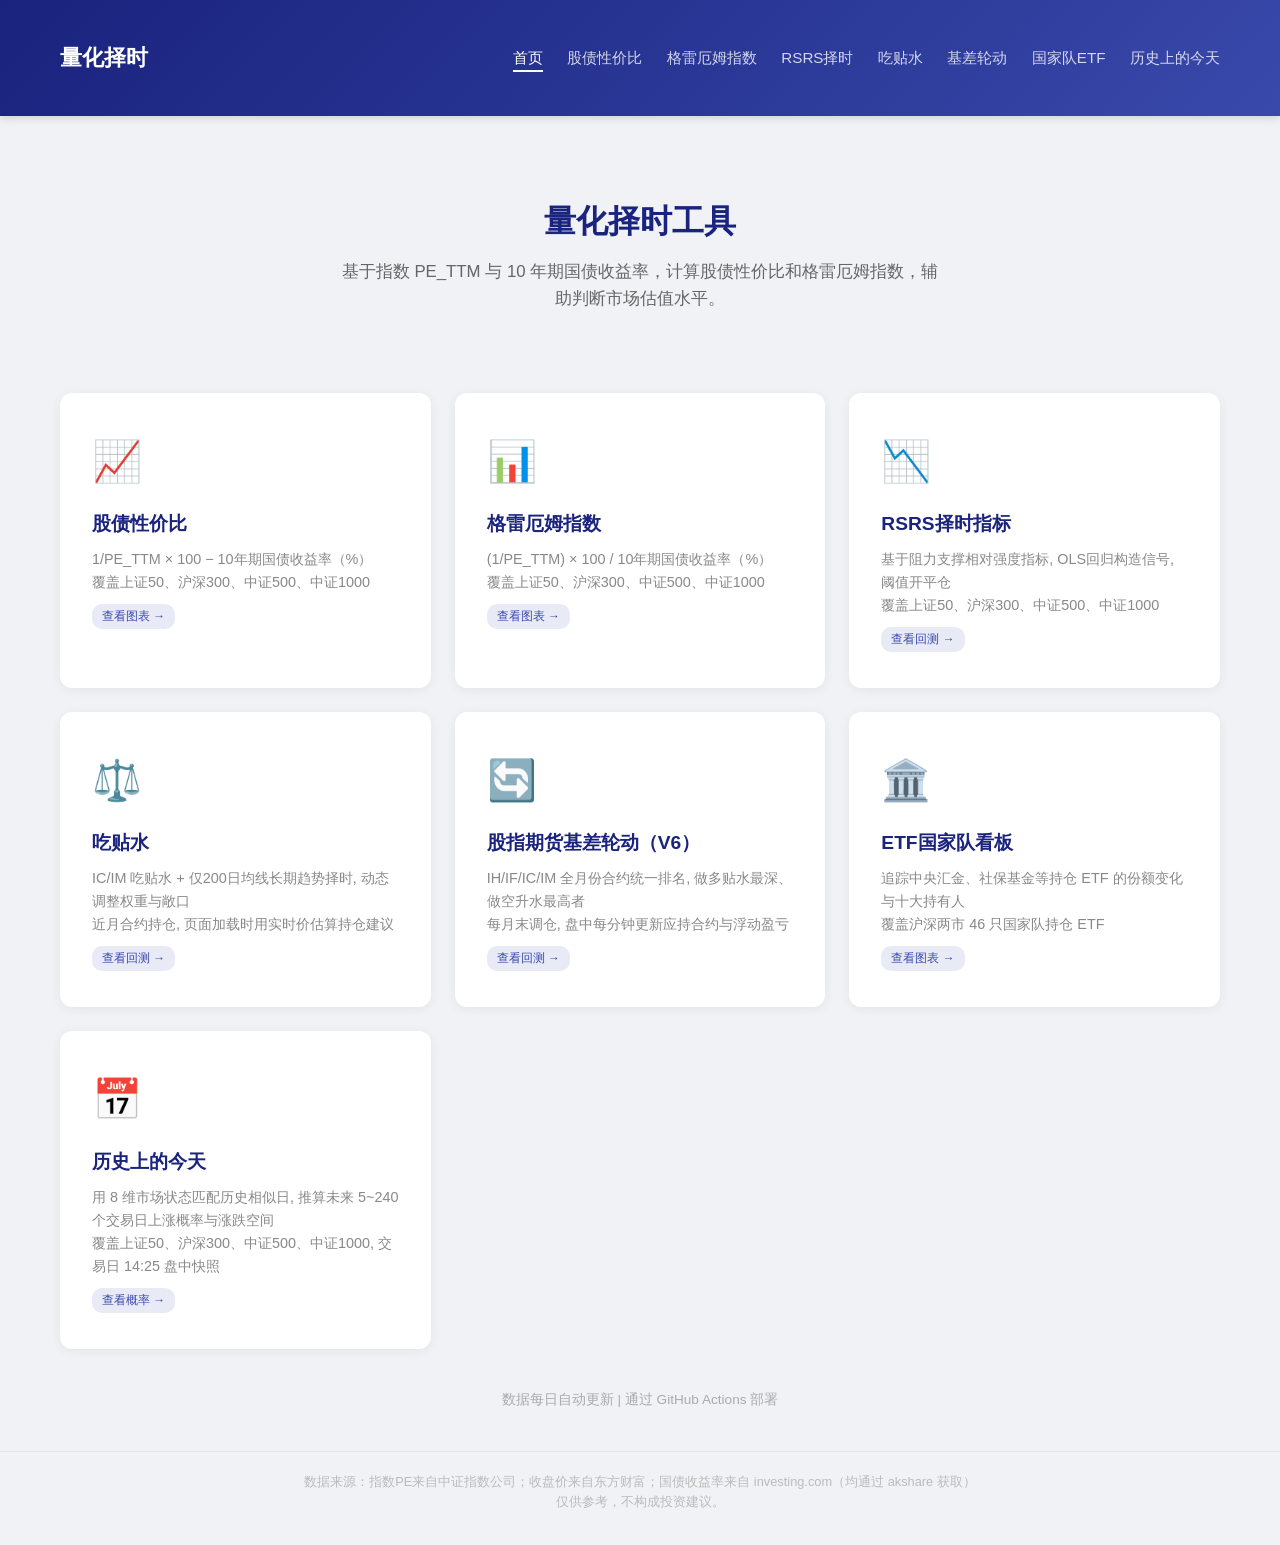
<file: index.html>
<!DOCTYPE html>
<html lang="zh-CN">
<head>
<meta charset="UTF-8">
<meta name="viewport" content="width=device-width, initial-scale=1.0">
<title>量化择时</title>
<link rel="stylesheet" href="css/style.css">
</head>
<body>
<header>
  <div class="container">
    <h1><a href="index.html">量化择时</a></h1>
    <nav>
      <a href="index.html" class="active">首页</a>
      <a href="stock_bond.html">股债性价比</a>
      <a href="graham.html">格雷厄姆指数</a>
      <a href="rsrs.html">RSRS择时</a>
      <a href="earn_discount.html">吃贴水</a>
      <a href="v6_basis.html">基差轮动</a>
      <a href="etf_nt.html">国家队ETF</a>
      <a href="历史上的今天/analog.html">历史上的今天</a>
    </nav>
  </div>
</header>

<main class="container">
  <div class="hero">
    <h2>量化择时工具</h2>
    <p>基于指数 PE_TTM 与 10 年期国债收益率，计算股债性价比和格雷厄姆指数，辅助判断市场估值水平。</p>
  </div>

  <div class="cards">
    <a href="stock_bond.html" class="card">
      <div class="icon">&#x1F4C8;</div>
      <h3>股债性价比</h3>
      <p>1/PE_TTM &times; 100 &minus; 10年期国债收益率（%）</p>
      <p>覆盖上证50、沪深300、中证500、中证1000</p>
      <span class="badge">查看图表 &rarr;</span>
    </a>

    <a href="graham.html" class="card">
      <div class="icon">&#x1F4CA;</div>
      <h3>格雷厄姆指数</h3>
      <p>(1/PE_TTM) × 100 / 10年期国债收益率（%）</p>
      <p>覆盖上证50、沪深300、中证500、中证1000</p>
      <span class="badge">查看图表 &rarr;</span>
    </a>

    <a href="rsrs.html" class="card">
      <div class="icon">&#x1F4C9;</div>
      <h3>RSRS择时指标</h3>
      <p>基于阻力支撑相对强度指标, OLS回归构造信号, 阈值开平仓</p>
      <p>覆盖上证50、沪深300、中证500、中证1000</p>
      <span class="badge">查看回测 &rarr;</span>
    </a>

    <a href="earn_discount.html" class="card">
      <div class="icon">&#x2696;&#xFE0F;</div>
      <h3>吃贴水</h3>
      <p>IC/IM 吃贴水 + 仅200日均线长期趋势择时, 动态调整权重与敞口</p>
      <p>近月合约持仓, 页面加载时用实时价估算持仓建议</p>
      <span class="badge">查看回测 &rarr;</span>
    </a>

    <a href="v6_basis.html" class="card">
      <div class="icon">&#x1F504;</div>
      <h3>股指期货基差轮动（V6）</h3>
      <p>IH/IF/IC/IM 全月份合约统一排名, 做多贴水最深、做空升水最高者</p>
      <p>每月末调仓, 盘中每分钟更新应持合约与浮动盈亏</p>
      <span class="badge">查看回测 &rarr;</span>
    </a>

    <a href="etf_nt.html" class="card">
      <div class="icon">&#x1F3DB;&#xFE0F;</div>
      <h3>ETF国家队看板</h3>
      <p>追踪中央汇金、社保基金等持仓 ETF 的份额变化与十大持有人</p>
      <p>覆盖沪深两市 46 只国家队持仓 ETF</p>
      <span class="badge">查看图表 &rarr;</span>
    </a>

    <a href="历史上的今天/analog.html" class="card">
      <div class="icon">&#x1F4C5;</div>
      <h3>历史上的今天</h3>
      <p>用 8 维市场状态匹配历史相似日, 推算未来 5~240 个交易日上涨概率与涨跌空间</p>
      <p>覆盖上证50、沪深300、中证500、中证1000, 交易日 14:25 盘中快照</p>
      <span class="badge">查看概率 &rarr;</span>
    </a>
  </div>

  <div class="update-info">
    <p>数据每日自动更新 | 通过 GitHub Actions 部署</p>
  </div>
</main>

<footer>
  <p>数据来源：指数PE来自中证指数公司；收盘价来自东方财富；国债收益率来自 investing.com（均通过 akshare 获取）</p>
  <p>仅供参考，不构成投资建议。</p>
</footer>
</body>
</html>
</file>
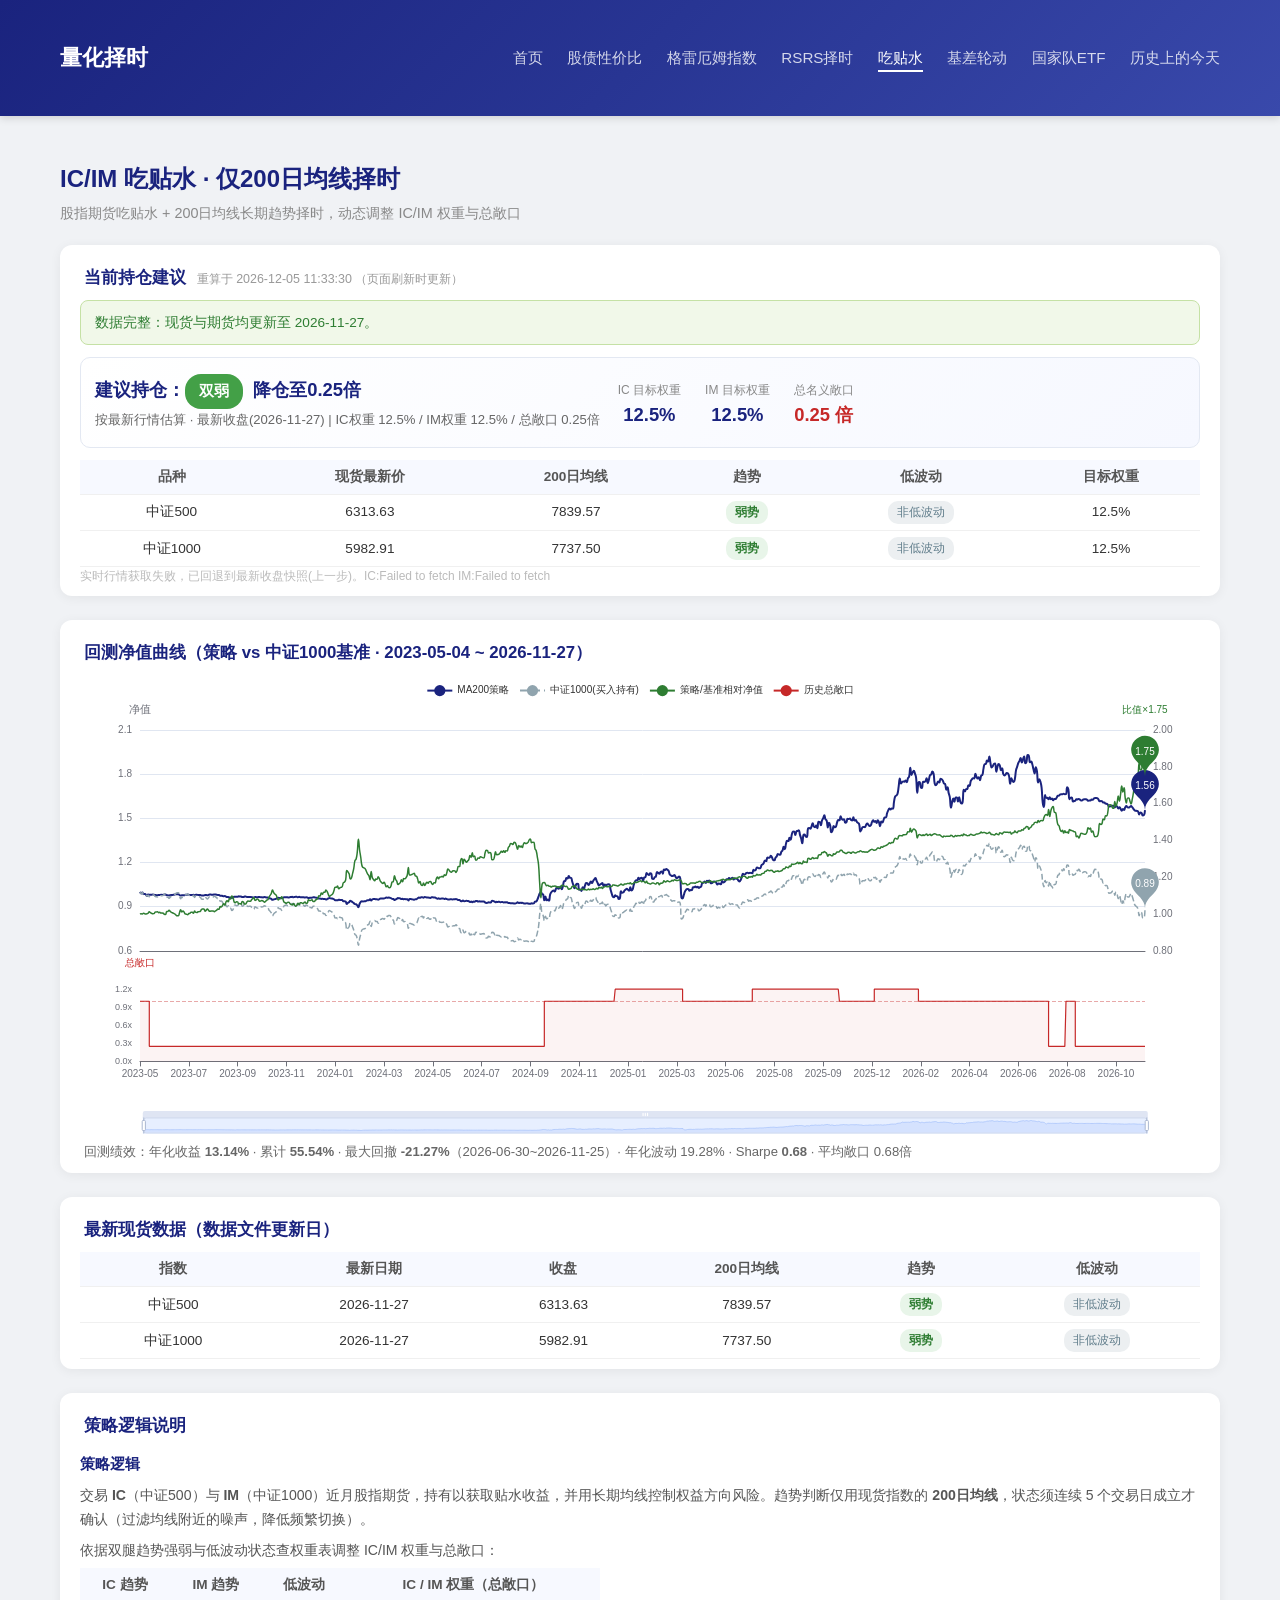
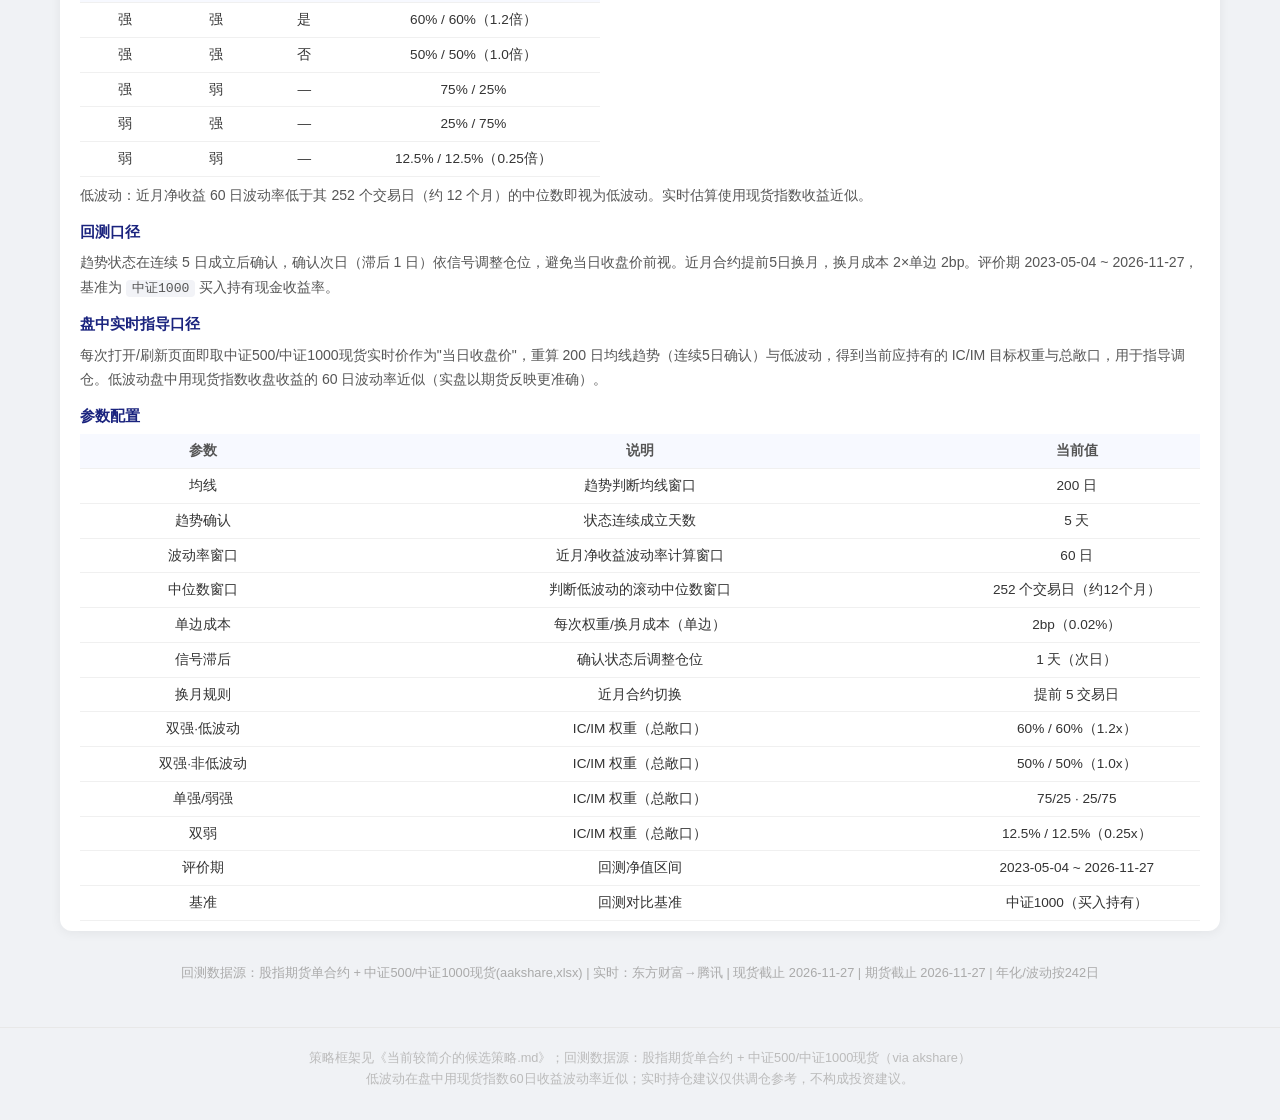
<file: earn_discount.html>
<!DOCTYPE html>
<html lang="zh-CN">
<head>
<meta charset="UTF-8">
<meta name="viewport" content="width=device-width, initial-scale=1.0">
<title>IC/IM吃贴水·仅200日均线择时 - 量化择时</title>
<link rel="stylesheet" href="css/style.css">
<script src="js/echarts.min.js"></script>
<style>
  .chart-container { height: 460px; }
  /* 当前持仓建议面板 */
  .pos-banner {
    display: flex;
    flex-wrap: wrap;
    gap: 18px;
    align-items: center;
    padding: 16px 14px;
    border-radius: 10px;
    margin-bottom: 12px;
    border: 1px solid #e3e8f2;
  }
  .pos-banner.top { background: linear-gradient(135deg,#fff,#f6f8ff); }
  .pos-title { font-size: 1.15rem; font-weight: 700; color: #1a237e; }
  .pos-tag {
    display: inline-block; padding: 5px 14px; border-radius: 16px;
    color:#fff; font-weight: 700; font-size: 0.95rem;
  }
  .pos-tag.strong { background:#e53935; }
  .pos-tag.flat   { background:#78909c; }
  .pos-tag.weak   { background:#43a047; }
  .pos-tag.missing { background:#b0bec5; }
  .data-status {
    padding:10px 14px; border-radius:8px; font-size:0.85rem;
    margin-bottom:12px; border:1px solid; line-height:1.7;
  }
  .data-status.ok   { background:#f1f8e9; border-color:#c5e1a5; color:#2e7d32; }
  .data-status.warn { background:#fff3e0; border-color:#ffb74d; color:#e65100; font-weight:600; }
  .pos-meta { color:#666; font-size:0.82rem; line-height:1.7; }
  .weight-row { display:flex; flex-wrap:wrap; gap:24px; margin-top:6px; }
  .weight-item { text-align:center; }
  .weight-item .k { font-size:0.75rem; color:#888; }
  .weight-item .v { font-size:1.15rem; font-weight:700; color:#1a237e; }
  .weight-item .v.expo { color:#c62828; }
  .mini-table { width:100%; border-collapse:collapse; font-size:0.85rem; margin-top:6px; }
  .mini-table th,.mini-table td { padding:6px 8px; text-align:center; border-bottom:1px solid #f0f0f0; }
  .mini-table th { background:#f7f9ff; color:#555; font-weight:600; }
  .badge { display:inline-block; padding:2px 9px; border-radius:10px; font-size:0.75rem; }
  .badge.strong { background:#ffebee; color:#c62828; font-weight:600; }
  .badge.weak   { background:#e8f5e9; color:#2e7d32; font-weight:600; }
  .badge.yes    { background:#e8f5e9; color:#2e7d32; font-weight:600; }
  .badge.no     { background:#eceff1; color:#607d8b; }
  .realtime-status { font-size:0.78rem; color:#999; font-weight:400; margin-left:6px; }
  .rt-source { font-size:0.75rem; color:#bbb; }
  .desc-block p { color:#555; font-size:0.88rem; margin:6px 0; line-height:1.75; }
  .desc-block h4 { color:#1a237e; margin:12px 0 4px; font-size:0.95rem; }
  .desc-block code { background:#f2f3f7; padding:1px 6px; border-radius:4px; font-size:0.82rem; }
</style>
</head>
<body>
<header>
  <div class="container">
    <h1><a href="index.html">量化择时</a></h1>
    <nav>
      <a href="index.html">首页</a>
      <a href="stock_bond.html">股债性价比</a>
      <a href="graham.html">格雷厄姆指数</a>
      <a href="rsrs.html">RSRS择时</a>
      <a href="earn_discount.html" class="active">吃贴水</a>
      <a href="v6_basis.html">基差轮动</a>
      <a href="etf_nt.html">国家队ETF</a>
      <a href="历史上的今天/analog.html">历史上的今天</a>
    </nav>
  </div>
</header>

<main class="container">
  <div class="page-title">
    <h2>IC/IM 吃贴水 · 仅200日均线择时</h2>
    <p>股指期货吃贴水 + 200日均线长期趋势择时，动态调整 IC/IM 权重与总敞口</p>
  </div>

  <!-- 当前持仓建议（页面加载/刷新时按实时价重算） -->
  <div class="chart-card" style="margin-bottom:24px;">
    <h3>当前持仓建议 <span id="realtime-status" class="realtime-status"></span></h3>
    <div id="data-status" class="data-status ok" style="display:none;"></div>
    <div id="pos-banner" class="pos-banner top">
      <div>
        <div class="pos-title" id="pos-label">-</div>
        <div class="pos-meta" id="pos-desc">-</div>
      </div>
      <div class="weight-row" id="weight-row"></div>
    </div>
    <table class="mini-table" id="mini-table">
      <thead>
        <tr>
          <th>品种</th><th>现货最新价</th><th>200日均线</th>
          <th>趋势</th><th>低波动</th><th>目标权重</th>
        </tr>
      </thead>
      <tbody><tr><td colspan="6">加载中...</td></tr></tbody>
    </table>
    <div class="rt-source" id="rt-source"></div>
  </div>

  <!-- 回测净值曲线 -->
  <div class="chart-card" style="margin-bottom:24px;">
    <h3 id="nav-title">回测净值曲线（策略 vs 中证1000基准）</h3>
    <div id="chart-nav" class="chart-container"></div>
    <div id="nav-metrics" class="pos-meta" style="padding:6px 4px 0;"></div>
  </div>

  <!-- 最新数据 -->
  <div class="chart-card" style="margin-bottom:24px;">
    <h3>最新现货数据（数据文件更新日）</h3>
    <div id="latest-data" class="mini-table" style="margin-top:4px;"></div>
  </div>

  <!-- 策略逻辑说明 + 参数配置 -->
  <div class="chart-card" style="margin-bottom:24px;">
    <h3>策略逻辑说明</h3>
    <div class="desc-block" id="strategy-desc"></div>
    <div class="desc-block">
      <h4>参数配置</h4>
      <table class="mini-table" id="params-table">
        <thead>
          <tr><th style="width:22%">参数</th><th style="width:56%">说明</th><th style="width:22%">当前值</th></tr>
        </thead>
        <tbody><tr><td colspan="3">加载中...</td></tr></tbody>
      </table>
    </div>
  </div>

  <div id="data-source" class="data-source"></div>
</main>

<footer>
  <p>策略框架见《当前较简介的候选策略.md》；回测数据源：股指期货单合约 + 中证500/中证1000现货（via akshare）</p>
  <p>低波动在盘中用现货指数60日收益波动率近似；实时持仓建议仅供调仓参考，不构成投资建议。</p>
</footer>

<script src="data/ma200_backtest.js"></script>
<script src="data/ma200_live.js"></script>
<script src="js/ma200_realtime.js"></script>
</body>
</html>
</file>
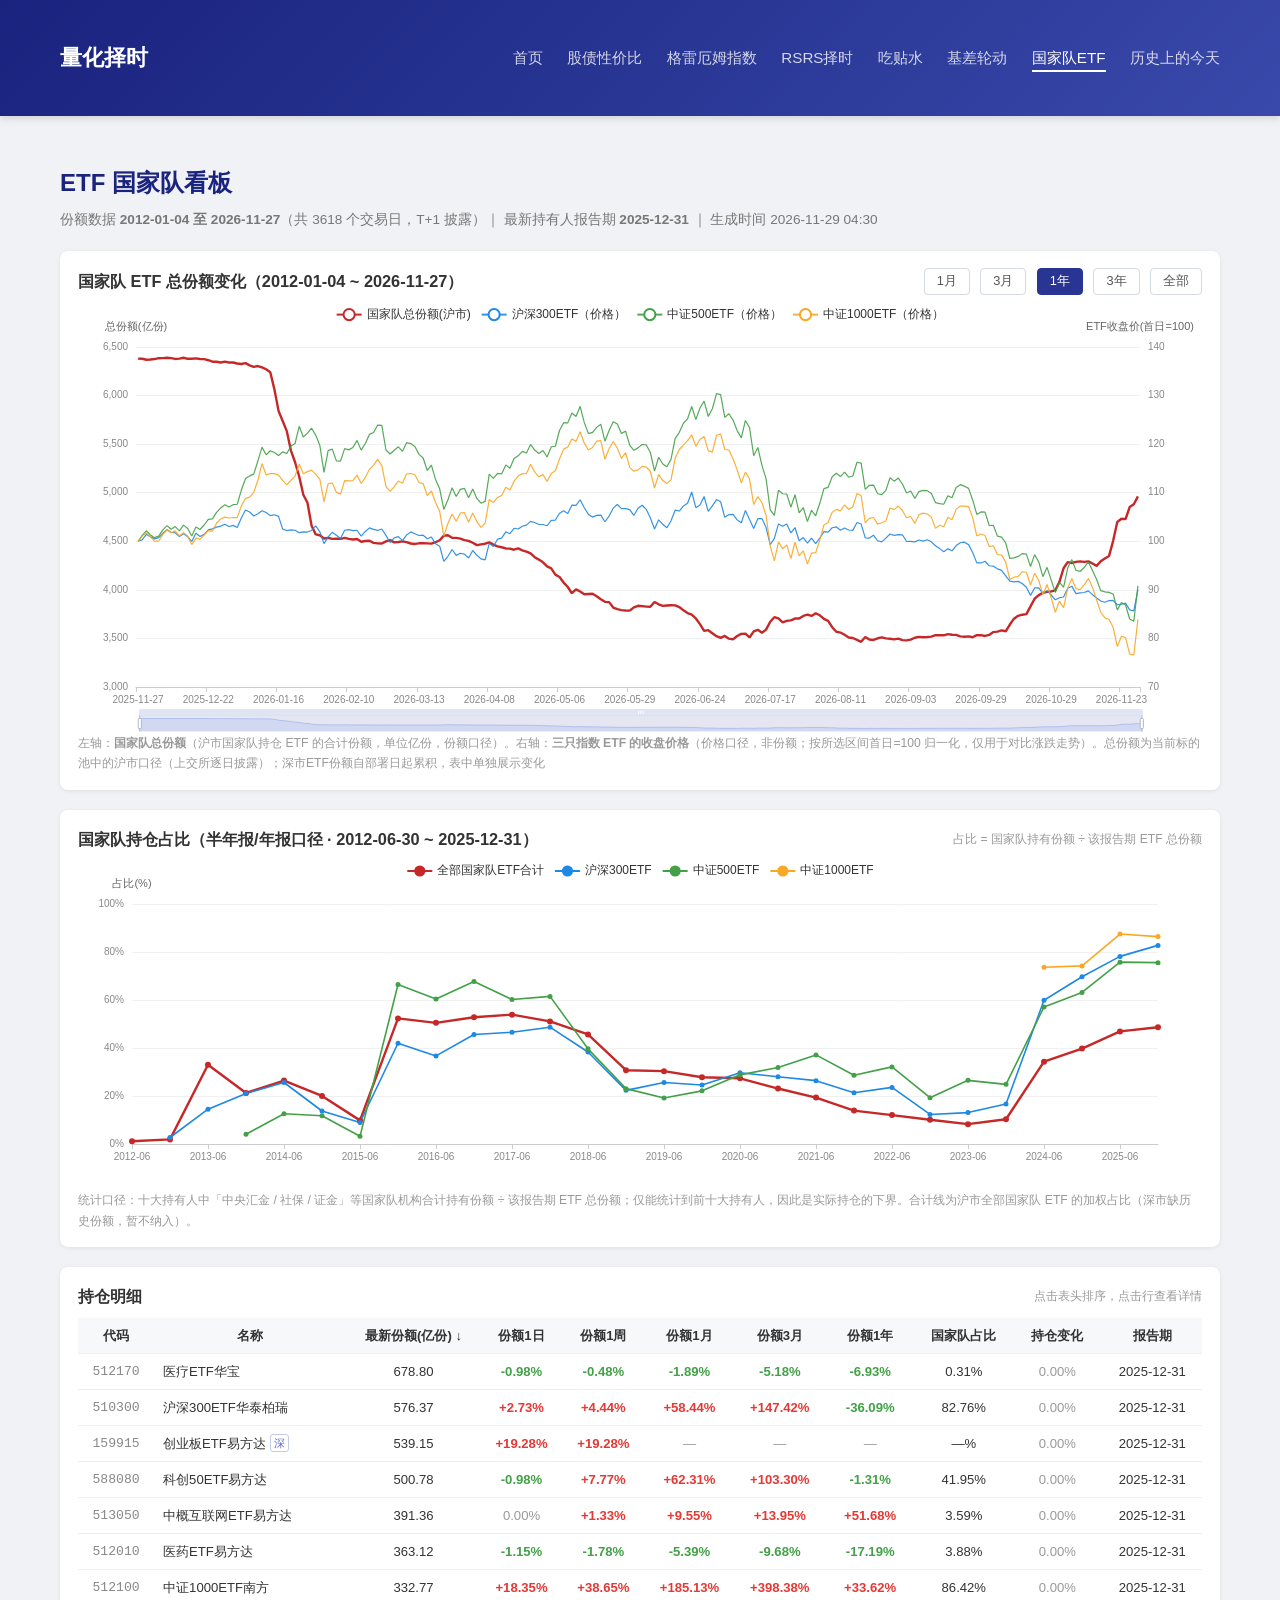
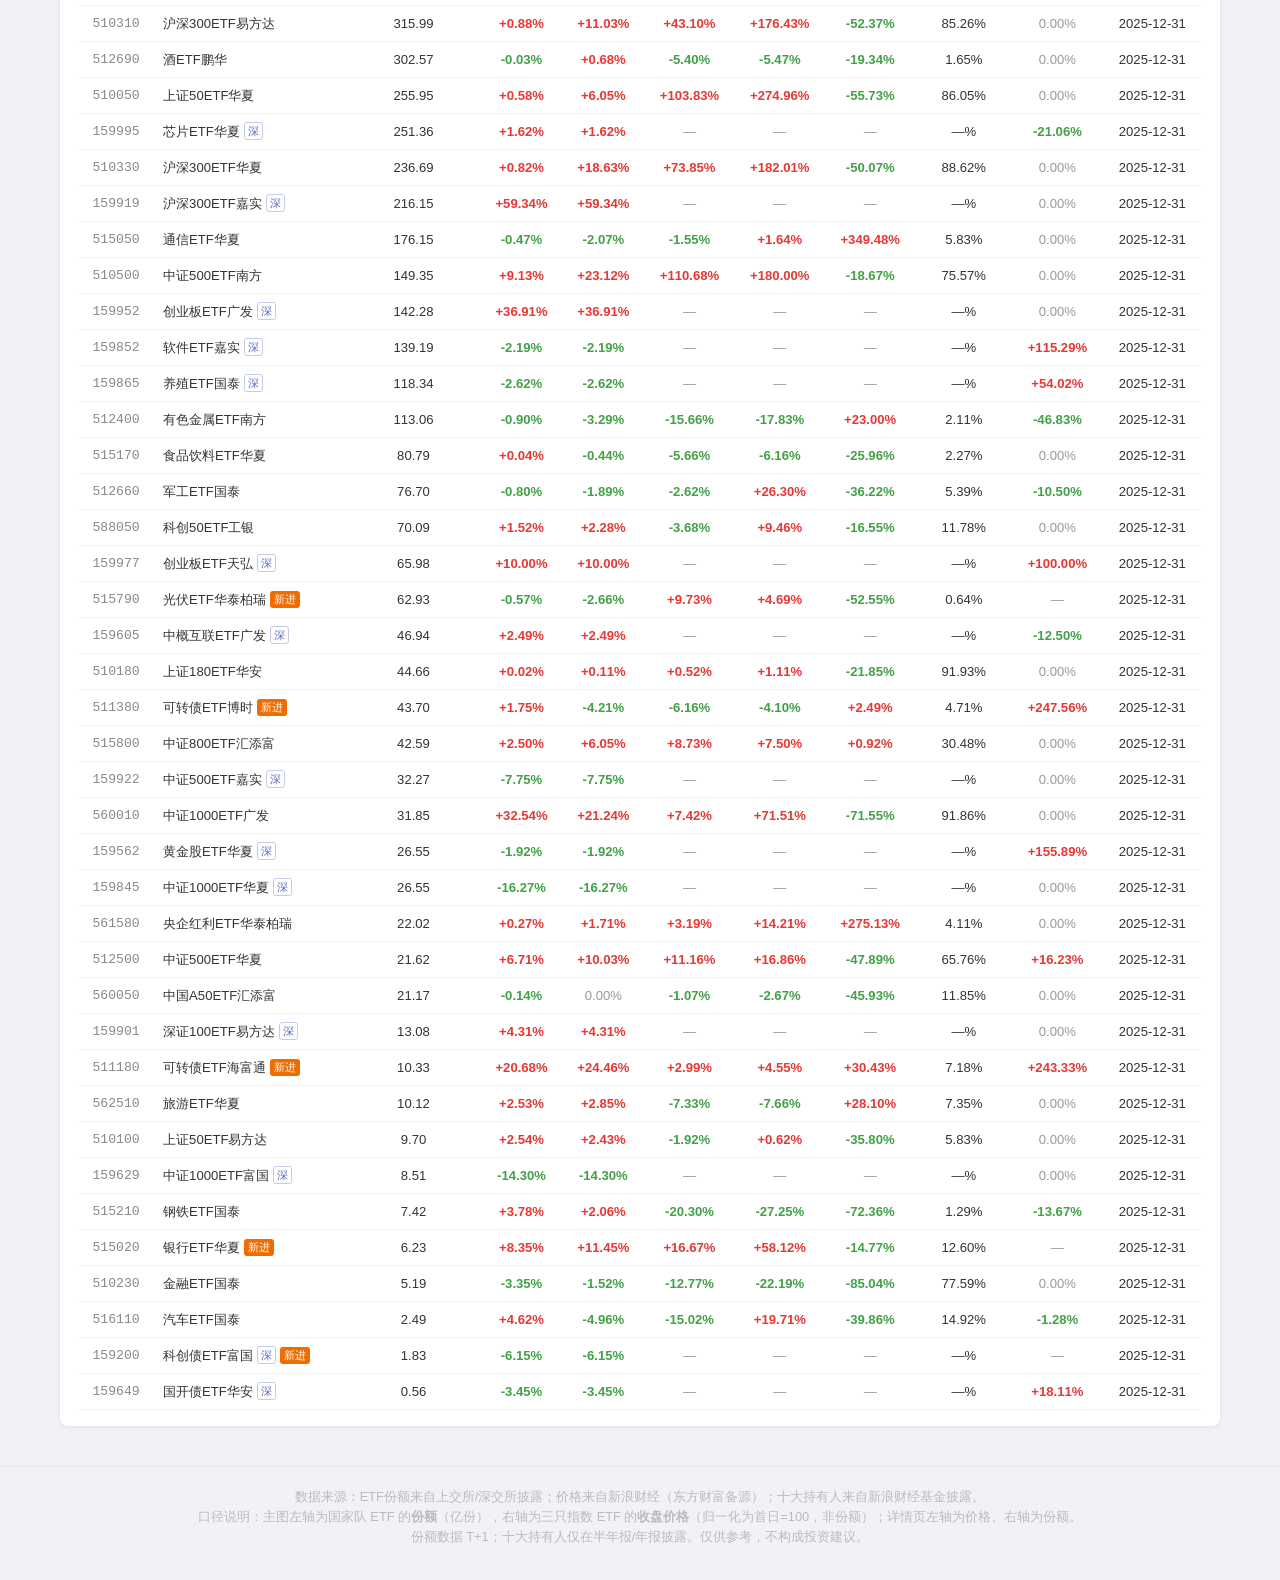
<file: etf_nt.html>
<!DOCTYPE html>
<html lang="zh-CN">
<head>
<meta charset="UTF-8">
<meta name="viewport" content="width=device-width, initial-scale=1.0">
<title>ETF国家队看板 - 量化择时</title>
<link rel="stylesheet" href="css/style.css">
<script src="js/echarts.min.js"></script>
<style>
.page-head { padding: 28px 0 18px; }
.page-head h2 { font-size: 1.5rem; color: #1a237e; margin-bottom: 6px; }
.page-head .sub { font-size: 0.85rem; color: #777; line-height: 1.8; }
.panel {
  background: #fff; border-radius: 8px; box-shadow: 0 1px 4px rgba(0,0,0,0.08);
  padding: 16px 18px; margin-bottom: 20px;
}
.panel-head { display: flex; justify-content: space-between; align-items: center; flex-wrap: wrap; gap: 8px; margin-bottom: 8px; }
.panel-head h3 { font-size: 1.02rem; color: #333; }
.range-btns button {
  border: 1px solid #d5d9e0; background: #fff; color: #555; font-size: 0.8rem;
  padding: 4px 12px; margin-left: 6px; border-radius: 4px; cursor: pointer;
}
.range-btns button.active { background: #283593; border-color: #283593; color: #fff; }
.hint { font-size: 0.76rem; color: #999; line-height: 1.7; }
.table-wrap { overflow-x: auto; }
.nt-table { width: 100%; border-collapse: collapse; font-size: 0.82rem; white-space: nowrap; }
.nt-table th, .nt-table td { padding: 7px 9px; text-align: center; border-bottom: 1px solid #eef0f3; }
.nt-table th { background: #f7f8fa; color: #333; font-weight: 600; cursor: pointer; user-select: none; }
.nt-table th:hover { color: #1a237e; }
.nt-table tbody tr { cursor: pointer; }
.nt-table tbody tr:hover { background: #f5f7ff; }
.nt-table .name { text-align: left; }
.nt-table .code { color: #888; font-family: Consolas, monospace; }
.up { color: #e53935; font-weight: 600; }
.down { color: #43a047; font-weight: 600; }
.flat { color: #999; }
.tag-new {
  display: inline-block; font-size: 0.68rem; color: #fff; background: #ef6c00;
  border-radius: 3px; padding: 0 4px; margin-left: 4px; vertical-align: 1px;
}
.tag-mkt {
  display: inline-block; font-size: 0.66rem; border: 1px solid #c5cae9; color: #5c6bc0;
  border-radius: 3px; padding: 0 3px; margin-left: 4px; vertical-align: 1px;
}
.holders-table { width: 100%; border-collapse: collapse; font-size: 0.8rem; }
.holders-table th, .holders-table td { padding: 6px 8px; border-bottom: 1px solid #eef0f3; text-align: center; }
.holders-table th { background: #f7f8fa; font-weight: 600; }
.holders-table td.name { text-align: left; white-space: normal; }
.holders-table tr.nt-row { background: #fff8f2; }
.holders-table tr.nt-row td.name { font-weight: 600; color: #bf360c; }
.detail-top { display: flex; align-items: center; gap: 14px; flex-wrap: wrap; margin-bottom: 14px; }
.back-link { color: #283593; text-decoration: none; font-size: 0.85rem; }
.back-link:hover { text-decoration: underline; }
.stat-line { font-size: 0.82rem; color: #666; }
.stat-line b { color: #333; }
@media (max-width: 640px) {
  .page-head h2 { font-size: 1.2rem; }
  .nt-table { font-size: 0.76rem; }
}
</style>
</head>
<body>
<header>
  <div class="container">
    <h1><a href="index.html">量化择时</a></h1>
    <nav>
      <a href="index.html">首页</a>
      <a href="stock_bond.html">股债性价比</a>
      <a href="graham.html">格雷厄姆指数</a>
      <a href="rsrs.html">RSRS择时</a>
      <a href="earn_discount.html">吃贴水</a>
      <a href="v6_basis.html">基差轮动</a>
      <a href="etf_nt.html" class="active">国家队ETF</a>
      <a href="历史上的今天/analog.html">历史上的今天</a>
    </nav>
  </div>
</header>

<main class="container">
  <!-- 主页看板 -->
  <section id="dashboard">
    <div class="page-head">
      <h2>ETF 国家队看板</h2>
      <p class="sub" id="meta-line">数据加载中…</p>
    </div>

    <div class="panel">
      <div class="panel-head">
        <h3 id="main-title">国家队 ETF 总份额变化</h3>
        <div class="range-btns" id="main-range">
          <button data-days="30">1月</button>
          <button data-days="90">3月</button>
          <button data-days="365" class="active">1年</button>
          <button data-days="1095">3年</button>
          <button data-days="0">全部</button>
        </div>
      </div>
      <div id="mainChart" style="height:430px;"></div>
      <p class="hint" id="chart-hint"></p>
    </div>

    <div class="panel">
      <div class="panel-head">
        <h3 id="ratio-title">国家队持仓占比（半年报/年报口径）</h3>
        <span class="hint">占比 = 国家队持有份额 ÷ 该报告期 ETF 总份额</span>
      </div>
      <div id="ratioChart" style="height:330px;"></div>
      <p class="hint" id="ratio-hint"></p>
    </div>

    <div class="panel">
      <div class="panel-head">
        <h3>持仓明细</h3>
        <span class="hint">点击表头排序，点击行查看详情</span>
      </div>
      <div class="table-wrap">
        <table class="nt-table" id="ntTable">
          <thead>
            <tr>
              <th data-key="code">代码</th>
              <th data-key="name">名称</th>
              <th data-key="latest_share">最新份额(亿份)</th>
              <th data-key="c1d">份额1日</th>
              <th data-key="c1w">份额1周</th>
              <th data-key="c1m">份额1月</th>
              <th data-key="c3m">份额3月</th>
              <th data-key="c1y">份额1年</th>
              <th data-key="nt_hold_ratio">国家队占比</th>
              <th data-key="nt_hold_change">持仓变化</th>
              <th data-key="latest_report_date">报告期</th>
            </tr>
          </thead>
          <tbody></tbody>
        </table>
      </div>
    </div>
  </section>

  <!-- ETF 详情 -->
  <section id="detail" style="display:none;">
    <div class="page-head">
      <div class="detail-top">
        <a class="back-link" href="etf_nt.html">&larr; 返回看板</a>
        <h2 id="detail-title"></h2>
      </div>
      <p class="sub" id="detail-meta"></p>
    </div>

    <div class="panel">
      <div class="panel-head">
        <h3>价格与份额</h3>
        <div class="range-btns" id="detail-range">
          <button data-days="30">1月</button>
          <button data-days="90">3月</button>
          <button data-days="365" class="active">1年</button>
          <button data-days="1095">3年</button>
          <button data-days="0">全部</button>
        </div>
      </div>
      <div id="detailChart" style="height:430px;"></div>
    </div>

    <div class="panel">
      <div class="panel-head">
        <h3>十大持有人</h3>
        <span class="hint" id="holder-hint"></span>
      </div>
      <div class="table-wrap">
        <table class="holders-table" id="holderTable">
          <thead>
            <tr>
              <th>#</th>
              <th>持有人名称</th>
              <th>最新持有份额(亿份)</th>
              <th>占净值比例</th>
              <th>上期份额(亿份)</th>
              <th>份额变化</th>
            </tr>
          </thead>
          <tbody></tbody>
        </table>
      </div>
    </div>
  </section>
</main>

<footer>
  <p>数据来源：ETF份额来自上交所/深交所披露；价格来自新浪财经（东方财富备源）；十大持有人来自新浪财经基金披露。</p>
  <p>口径说明：主图左轴为国家队 ETF 的<b>份额</b>（亿份），右轴为三只指数 ETF 的<b>收盘价格</b>（归一化为首日=100，非份额）；详情页左轴为价格、右轴为份额。</p>
  <p>份额数据 T+1；十大持有人仅在半年报/年报披露。仅供参考，不构成投资建议。</p>
</footer>

<script>
// 数据每日更新, 加时间戳避免浏览器/Pages CDN 命中旧缓存
(function () {
  var s = document.createElement('script');
  s.src = 'data/etf_nt_data.js?t=' + Math.floor(Date.now() / 300000);
  s.onload = function () { document.dispatchEvent(new Event('etf-nt-ready')); };
  s.onerror = function () {
    var el = document.getElementById('meta-line');
    if (el) el.textContent = '数据脚本加载失败，请检查网络或重新运行 fetch_etf_nt.py';
  };
  document.head.appendChild(s);
})();
</script>
<script>
function initEtfNt() {
  var D = window.ETF_NT_DATA;
  if (!D || !D.etfs || !D.etfs.length) {
    document.getElementById('meta-line').textContent = '数据尚未生成，请先运行 python fetch_etf_nt.py --init';
    return;
  }

  function fmtNum(v, d) { return v == null ? '—' : v.toFixed(d); }
  function esc(v) {
    return String(v == null ? '' : v).replace(/[&<>"']/g, function (c) {
      return ({ '&': '&amp;', '<': '&lt;', '>': '&gt;', '"': '&quot;', "'": '&#39;' })[c];
    });
  }
  function fmtPct(v) {
    if (v == null) return '—';
    var s = (v > 0 ? '+' : '') + v.toFixed(2) + '%';
    return s;
  }
  function pctClass(v) {
    if (v == null) return 'flat';
    if (v > 0) return 'up';
    if (v < 0) return 'down';
    return 'flat';
  }
  function dateCutoff(dates, days) {
    if (!dates.length) return 0;
    if (days <= 0) return 0;          // 0 = 全部历史
    var end = new Date(dates[dates.length - 1] + 'T00:00:00');
    end.setDate(end.getDate() - days);
    for (var i = 0; i < dates.length; i++) {
      if (new Date(dates[i] + 'T00:00:00') >= end) return i;
    }
    return 0;
  }

  // ───────── 主页 ─────────
  var reportDates = D.etfs.map(function (e) { return e.latest_report_date; })
    .filter(Boolean).sort();
  var latestReport = reportDates.length ? reportDates[reportDates.length - 1] : '—';
  document.getElementById('meta-line').innerHTML =
    '份额数据 <b>' + (D.share_dates[0] || '—') + ' 至 ' + (D.latest_share_date || '—') +
    '</b>（共 ' + D.share_dates.length + ' 个交易日，T+1 披露）｜ 最新持有人报告期 <b>' +
    latestReport + '</b> ｜ 生成时间 ' + D.generated_at;
  document.getElementById('chart-hint').innerHTML =
    '左轴：<b>国家队总份额</b>（沪市国家队持仓 ETF 的合计份额，单位亿份，份额口径）。' +
    '右轴：<b>三只指数 ETF 的收盘价格</b>（价格口径，非份额；按所选区间首日=100 归一化，仅用于对比涨跌走势）。' +
    D.notes.total;

  var mainChart = echarts.init(document.getElementById('mainChart'));
  var rangeDays = 365;

  function renderMain() {
    document.getElementById('main-title').textContent =
      '国家队 ETF 总份额变化（' + D.share_dates[0] + ' ~ ' + D.latest_share_date + '）';
    var idx = dateCutoff(D.share_dates, rangeDays);
    // 尾部可能只有深市快照(沪市尚未披露), 主图裁到总份额最后一个有效点
    var end = D.share_total.length - 1;
    while (end >= idx && D.share_total[end] == null) end--;
    var dates = D.share_dates.slice(idx, end + 1);
    var total = D.share_total.slice(idx, end + 1);
    var series = [{
      name: '国家队总份额(沪市)',
      type: 'line',
      yAxisIndex: 0,
      data: total,
      showSymbol: false,
      lineStyle: { width: 2.4, color: '#c62828' },
      itemStyle: { color: '#c62828' }
    }];
    var colors = { '510300': '#1e88e5', '510500': '#43a047', '512100': '#f9a825' };
    Object.keys(D.index_prices).forEach(function (code) {
      var item = D.index_prices[code];
      var vals = item.values.slice(idx, end + 1);
      var base = null;
      for (var i = 0; i < vals.length; i++) {
        if (vals[i] != null) { base = vals[i]; break; }
      }
      var norm = vals.map(function (v) {
        return v == null || base == null ? null : +(v / base * 100).toFixed(2);
      });
      series.push({
        name: item.name + '（价格）',
        type: 'line',
        yAxisIndex: 1,
        data: norm,
        showSymbol: false,
        lineStyle: { width: 1.2, color: colors[code], opacity: 0.9 },
        itemStyle: { color: colors[code] }
      });
    });

    mainChart.setOption({
      tooltip: {
        trigger: 'axis',
        valueFormatter: function (v) { return v == null ? '—' : v.toFixed(2); }
      },
      legend: { top: 0, textStyle: { fontSize: 12 } },
      grid: { left: 58, right: 62, top: 44, bottom: 46 },
      xAxis: {
        type: 'category',
        data: dates,
        axisLine: { lineStyle: { color: '#ccc' } },
        axisLabel: { fontSize: 10, color: '#888' }
      },
      yAxis: [{
        type: 'value', name: '总份额(亿份)', scale: true,
        nameTextStyle: { fontSize: 11, color: '#666' },
        axisLabel: { fontSize: 10, color: '#888' },
        splitLine: { lineStyle: { color: '#f0f0f0' } }
      }, {
        type: 'value', name: 'ETF收盘价(首日=100)', scale: true,
        nameTextStyle: { fontSize: 11, color: '#666' },
        axisLabel: { fontSize: 10, color: '#888' },
        splitLine: { show: false }
      }],
      dataZoom: [{ type: 'inside' }, {
        type: 'slider', height: 16, bottom: 8,
        borderColor: 'transparent', fillerColor: 'rgba(40,53,147,0.12)'
      }],
      series: series
    }, true);
  }

  renderMain();
  document.querySelectorAll('#main-range button').forEach(function (btn) {
    btn.addEventListener('click', function () {
      document.querySelectorAll('#main-range button').forEach(function (b) { b.classList.remove('active'); });
      btn.classList.add('active');
      rangeDays = +btn.dataset.days;
      renderMain();
    });
  });
  window.addEventListener('resize', function () { mainChart.resize(); });

  // ───────── 国家队持仓占比 (半年报/年报) ─────────
  var R = D.nt_ratio;
  if (!R || !R.dates || !R.dates.length) {
    document.getElementById('ratio-hint').textContent = '暂无报告期数据';
  } else {
    var ratioChart = echarts.init(document.getElementById('ratioChart'));
    document.getElementById('ratio-title').textContent =
      '国家队持仓占比（半年报/年报口径 · ' + R.dates[0] + ' ~ ' + R.dates[R.dates.length - 1] + '）';
    var R_COLORS = { '510300': '#1e88e5', '510500': '#43a047', '512100': '#f9a825' };
    var rSeries = [{
      name: '全部国家队ETF合计',
      type: 'line',
      data: R.total,
      symbol: 'circle', symbolSize: 6, connectNulls: true,
      lineStyle: { width: 2.4, color: '#c62828' },
      itemStyle: { color: '#c62828' }
    }];
    Object.keys(D.index_prices).forEach(function (code) {
      var c = R_COLORS[code] || '#78909c';
      rSeries.push({
        name: D.index_prices[code].name,
        type: 'line',
        data: R['index'][code] || [],
        symbol: 'circle', symbolSize: 5, connectNulls: true,
        lineStyle: { width: 1.6, color: c },
        itemStyle: { color: c }
      });
    });
    ratioChart.setOption({
      tooltip: {
        trigger: 'axis',
        valueFormatter: function (v) { return v == null ? '—' : v.toFixed(2) + '%'; }
      },
      legend: { top: 0, textStyle: { fontSize: 12 } },
      grid: { left: 54, right: 44, top: 44, bottom: 46 },
      xAxis: {
        type: 'category', data: R.dates,
        boundaryGap: false,                   // 首尾点贴齐绘图区, 点与刻度一一对应
        axisTick: { alignWithLabel: true },   // 刻度线对齐到数据点(默认对齐区间边界, 会差半个区间)
        axisLabel: {
          fontSize: 10, color: '#888',
          formatter: function (v) { return v.slice(0, 7); },   // 只显示 2012-06
          hideOverlap: true                                     // 空间不足时自动抽稀
        },
        axisLine: { lineStyle: { color: '#ccc' } }
      },
      yAxis: {
        type: 'value', name: '占比(%)', min: 0,
        nameTextStyle: { fontSize: 11, color: '#666' },
        axisLabel: { fontSize: 10, color: '#888', formatter: '{value}%' },
        splitLine: { lineStyle: { color: '#f0f0f0' } }
      },
      series: rSeries
    });
    window.addEventListener('resize', function () { ratioChart.resize(); });
    document.getElementById('ratio-hint').textContent =
      '统计口径：十大持有人中「中央汇金 / 社保 / 证金」等国家队机构合计持有份额 ÷ 该报告期 ETF 总份额；' +
      '仅能统计到前十大持有人，因此是实际持仓的下界。合计线为沪市全部国家队 ETF 的加权占比（深市缺历史份额，暂不纳入）。';
  }

  // 表格
  var rows = D.etfs.map(function (e) {
    return {
      code: e.code, name: e.name, market: e.market,
      latest_share: e.latest_share,
      c1d: e.chg['1d'], c1w: e.chg['1w'], c1m: e.chg['1m'],
      c3m: e.chg['3m'], c1y: e.chg['1y'],
      nt_hold_ratio: e.nt_hold_ratio,
      nt_hold_change: e.nt_hold_change,
      nt_is_new: e.nt_is_new,
      latest_report_date: e.latest_report_date
    };
  });
  var sortKey = 'latest_share', sortDir = -1;

  function cmp(a, b) {
    var va = a[sortKey], vb = b[sortKey];
    if (va == null && vb == null) return 0;
    if (va == null) return 1;
    if (vb == null) return -1;
    if (typeof va === 'string') return va.localeCompare(vb) * sortDir;
    return (va - vb) * sortDir;
  }

  function renderTable() {
    rows.sort(cmp);
    var tbody = document.querySelector('#ntTable tbody');
    tbody.innerHTML = rows.map(function (r) {
      var newTag = r.nt_is_new ? '<span class="tag-new">新进</span>' : '';
      var mktTag = r.market === 'sz' ? '<span class="tag-mkt">深</span>' : '';
      return '<tr data-code="' + r.code + '">' +
        '<td class="code">' + r.code + '</td>' +
        '<td class="name">' + esc(r.name) + mktTag + newTag + '</td>' +
        '<td>' + fmtNum(r.latest_share, 2) + '</td>' +
        '<td class="' + pctClass(r.c1d) + '">' + fmtPct(r.c1d) + '</td>' +
        '<td class="' + pctClass(r.c1w) + '">' + fmtPct(r.c1w) + '</td>' +
        '<td class="' + pctClass(r.c1m) + '">' + fmtPct(r.c1m) + '</td>' +
        '<td class="' + pctClass(r.c3m) + '">' + fmtPct(r.c3m) + '</td>' +
        '<td class="' + pctClass(r.c1y) + '">' + fmtPct(r.c1y) + '</td>' +
        '<td>' + fmtNum(r.nt_hold_ratio, 2) + '%</td>' +
        '<td class="' + pctClass(r.nt_hold_change) + '">' + fmtPct(r.nt_hold_change) + '</td>' +
        '<td>' + (r.latest_report_date || '—') + '</td>' +
        '</tr>';
    }).join('');
    tbody.querySelectorAll('tr').forEach(function (tr) {
      tr.addEventListener('click', function () {
        location.href = 'etf_nt.html?code=' + tr.dataset.code;
      });
    });
    document.querySelectorAll('#ntTable th').forEach(function (th) {
      th.textContent = th.textContent.replace(/ [↓↑]$/, '') +
        (th.dataset.key === sortKey ? (sortDir > 0 ? ' ↑' : ' ↓') : '');
    });
  }

  document.querySelectorAll('#ntTable th').forEach(function (th) {
    th.addEventListener('click', function () {
      var key = th.dataset.key;
      if (sortKey === key) sortDir = -sortDir;
      else { sortKey = key; sortDir = key === 'code' || key === 'name' ? 1 : -1; }
      renderTable();
    });
  });
  renderTable();

  // ───────── 详情页 ─────────
  var code = new URLSearchParams(location.search).get('code');
  if (!code) return;
  var etf = D.etfs.filter(function (e) { return e.code === code; })[0];
  if (!etf) return;

  document.getElementById('dashboard').style.display = 'none';
  document.getElementById('detail').style.display = 'block';
  document.getElementById('detail-title').textContent = etf.name + ' (' + etf.code + ')';
  document.getElementById('detail-meta').innerHTML =
    '最新份额 <b>' + fmtNum(etf.latest_share, 2) + ' 亿份</b>（' + (etf.share_date || '—') + '）｜ ' +
    '国家队占比 <b>' + fmtNum(etf.nt_hold_ratio, 2) + '%</b>｜ ' +
    '最新报告期 <b>' + (etf.latest_report_date || '—') + '</b>';

  var detailChart = echarts.init(document.getElementById('detailChart'));
  var shareMap = {};
  var sh = etf.shares, pr = etf.prices;
  D.share_dates.forEach(function (d, i) {
    var j = i - sh.start;
    shareMap[d] = (j >= 0 && j < sh.values.length) ? sh.values[j] : null;
  });
  var detailDays = 365;

  function renderDetail(days) {
    document.querySelector('#detail h3').textContent =
      '价格与份额（' + D.price_dates[pr.start] + ' ~ ' + D.price_dates[D.price_dates.length - 1] + '）';
    var start = Math.max(dateCutoff(D.price_dates, days), pr.start);
    var pDates = D.price_dates.slice(start);
    var pClose = pr.values.slice(start - pr.start);
    var shareSeries = pDates.map(function (d) { return shareMap[d] == null ? null : shareMap[d]; });

    detailChart.setOption({
      tooltip: { trigger: 'axis' },
      legend: { top: 0, textStyle: { fontSize: 12 } },
      grid: { left: 58, right: 66, top: 44, bottom: 46 },
      xAxis: {
        type: 'category', data: pDates,
        axisLine: { lineStyle: { color: '#ccc' } },
        axisLabel: { fontSize: 10, color: '#888' }
      },
      yAxis: [{
        type: 'value', name: '价格(元)', scale: true,
        nameTextStyle: { fontSize: 11, color: '#666' },
        axisLabel: { fontSize: 10, color: '#888' },
        splitLine: { lineStyle: { color: '#f0f0f0' } }
      }, {
        type: 'value', name: '份额(亿份)', scale: true,
        nameTextStyle: { fontSize: 11, color: '#666' },
        axisLabel: { fontSize: 10, color: '#888' },
        splitLine: { show: false }
      }],
      dataZoom: [{ type: 'inside' }, {
        type: 'slider', height: 16, bottom: 8,
        borderColor: 'transparent', fillerColor: 'rgba(40,53,147,0.12)'
      }],
      series: [{
        name: '价格', type: 'line', yAxisIndex: 0, data: pClose,
        showSymbol: false, lineStyle: { width: 1.6, color: '#1e88e5' },
        itemStyle: { color: '#1e88e5' }
      }, {
        name: '份额', type: 'line', yAxisIndex: 1, data: shareSeries,
        showSymbol: false, lineStyle: { width: 1.6, color: '#c62828' },
        itemStyle: { color: '#c62828' }
      }]
    }, true);
  }

  renderDetail(detailDays);
  document.querySelectorAll('#detail-range button').forEach(function (btn) {
    btn.addEventListener('click', function () {
      document.querySelectorAll('#detail-range button').forEach(function (b) { b.classList.remove('active'); });
      btn.classList.add('active');
      detailDays = +btn.dataset.days;
      renderDetail(detailDays);
    });
  });
  window.addEventListener('resize', function () { detailChart.resize(); });

  // 持有人
  var tbody = document.querySelector('#holderTable tbody');
  document.getElementById('holder-hint').textContent =
    '最新期 ' + (etf.latest_report_date || '—') +
    (etf.prev_report_date ? ' vs 上期 ' + etf.prev_report_date : '（无上期数据）');
  if (!etf.holders_latest || !etf.holders_latest.length) {
    tbody.innerHTML = '<tr><td colspan="6" style="color:#999;">暂无持有人数据</td></tr>';
  } else {
    tbody.innerHTML = etf.holders_latest.map(function (h, i) {
      var cls = h.is_nt ? ' class="nt-row"' : '';
      var tag = h.is_nt ? ' <span class="tag-new" style="background:#d84315;">国家队</span>' : '';
      var chg = h.chg == null ? (h.prev_amount == null ? '新进' : '—') : fmtPct(h.chg);
      var chgCls = h.prev_amount == null ? 'flat' : pctClass(h.chg);
      return '<tr' + cls + '>' +
        '<td>' + (i + 1) + '</td>' +
        '<td class="name">' + esc(h.name) + tag + '</td>' +
        '<td>' + fmtNum(h.amount / 1e8, 2) + '</td>' +
        '<td>' + fmtNum(h.ratio, 2) + '%</td>' +
        '<td>' + (h.prev_amount == null ? '—' : fmtNum(h.prev_amount / 1e8, 2)) + '</td>' +
        '<td class="' + chgCls + '">' + chg + '</td>' +
        '</tr>';
    }).join('');
  }
}

// 数据脚本异步加载完成后执行初始化
if (window.ETF_NT_DATA) {
  initEtfNt();
} else {
  document.addEventListener('etf-nt-ready', initEtfNt);
}
</script>
</body>
</html>
</file>
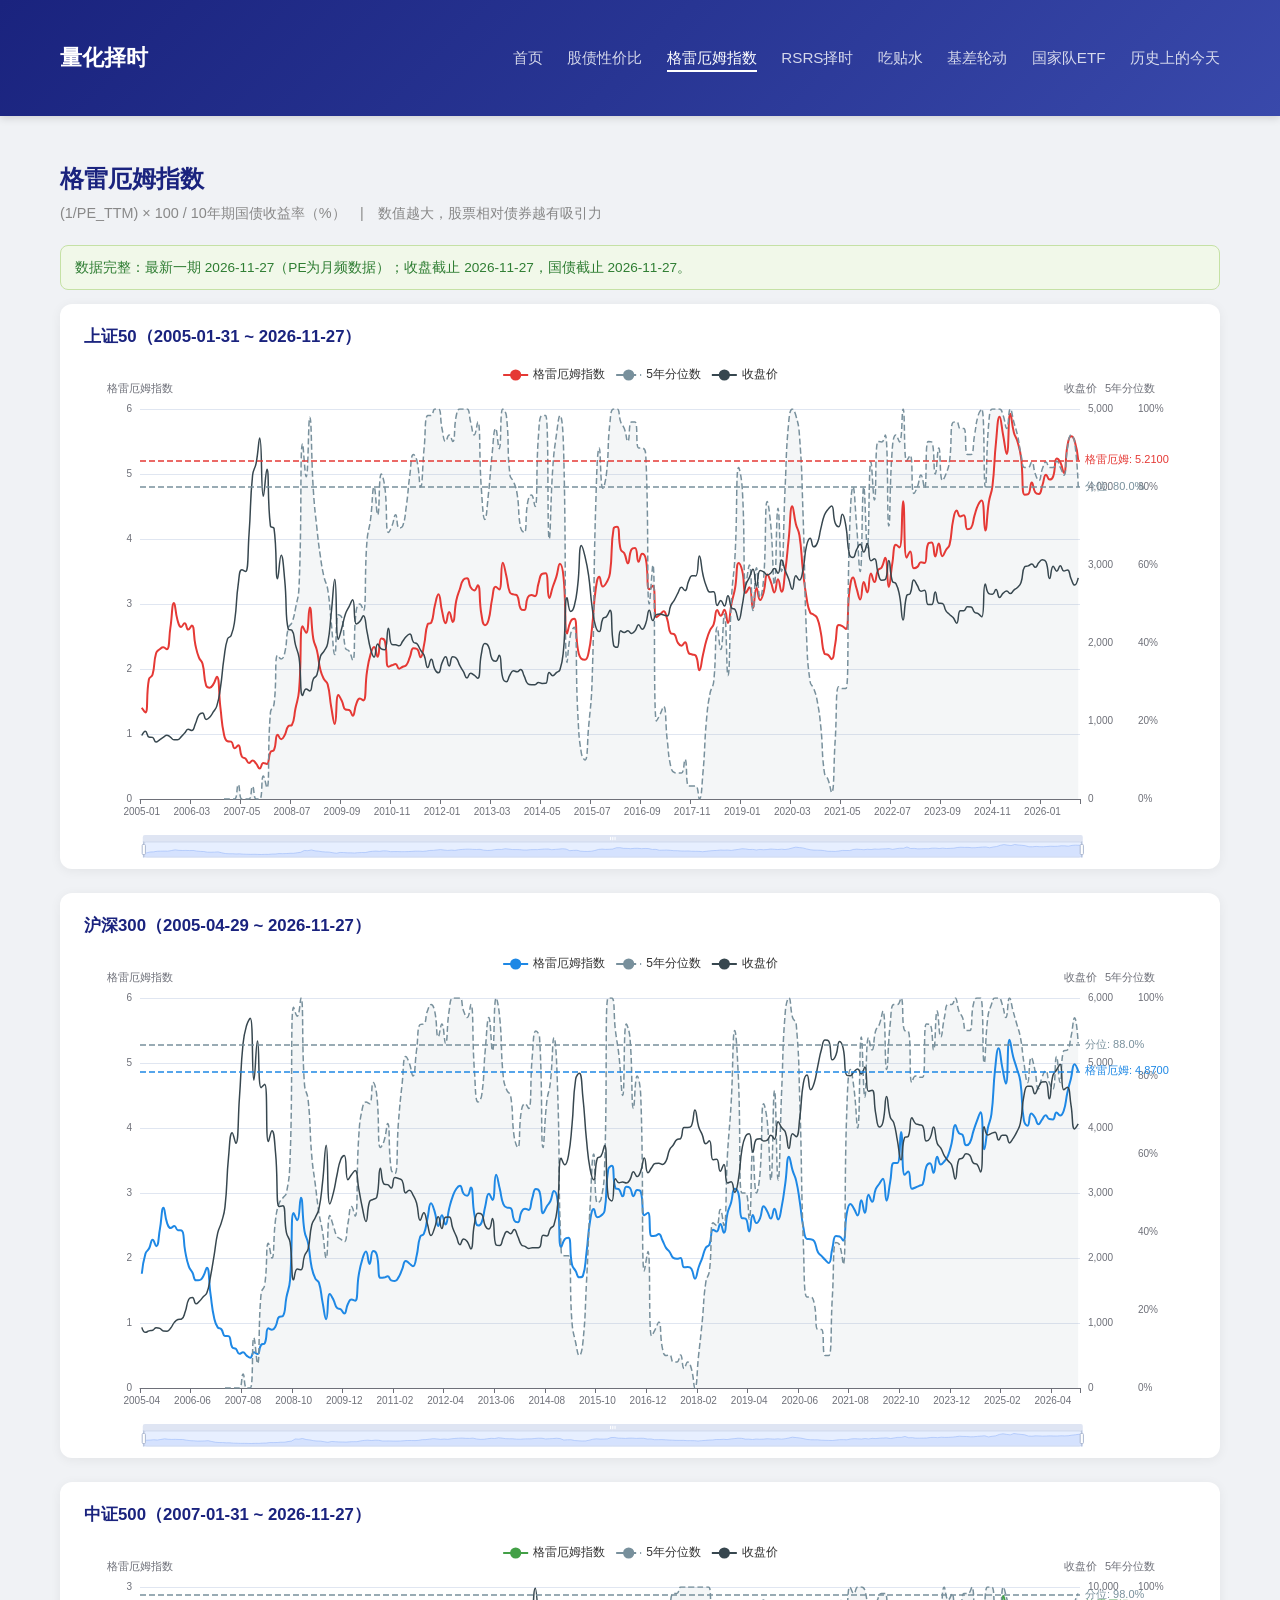
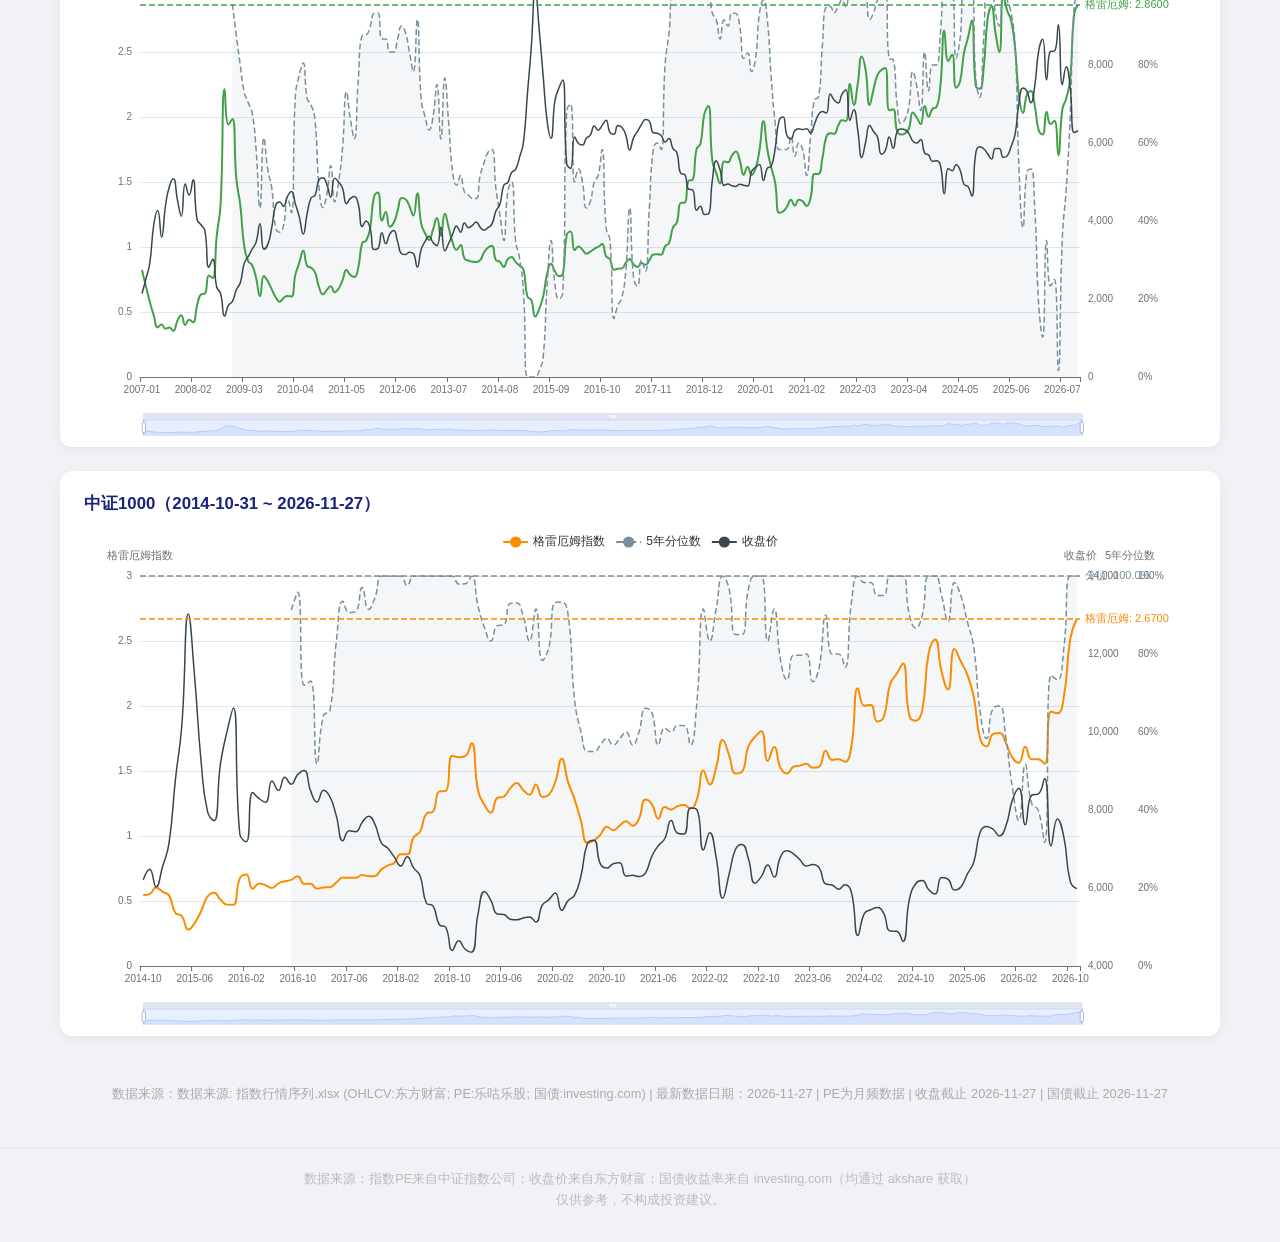
<file: graham.html>
<!DOCTYPE html>
<html lang="zh-CN">
<head>
<meta charset="UTF-8">
<meta name="viewport" content="width=device-width, initial-scale=1.0">
<title>格雷厄姆指数 - 量化择时</title>
<link rel="stylesheet" href="css/style.css">
<script src="js/echarts.min.js"></script>
<style>
.chart-container { height: 500px; }
.data-status { padding:10px 14px; border-radius:8px; font-size:0.85rem; margin-bottom:14px; border:1px solid; line-height:1.7; }
.data-status.warn { background:#fff3e0; border-color:#ffb74d; color:#e65100; font-weight:600; }
.data-status.ok { background:#f1f8e9; border-color:#c5e1a5; color:#2e7d32; }
</style>
</head>
<body>
<header>
  <div class="container">
    <h1><a href="index.html">量化择时</a></h1>
    <nav>
      <a href="index.html">首页</a>
      <a href="stock_bond.html">股债性价比</a>
      <a href="graham.html" class="active">格雷厄姆指数</a>
      <a href="rsrs.html">RSRS择时</a>
      <a href="earn_discount.html">吃贴水</a>
      <a href="v6_basis.html">基差轮动</a>
      <a href="etf_nt.html">国家队ETF</a>
      <a href="历史上的今天/analog.html">历史上的今天</a>
    </nav>
  </div>
</header>

<main class="container">
  <div class="page-title">
    <h2>格雷厄姆指数</h2>
    <p>(1/PE_TTM) × 100 / 10年期国债收益率（%）&emsp;|&emsp;数值越大，股票相对债券越有吸引力</p>
  </div>
  <div id="data-status" class="data-status ok" style="display:none;"></div>

  <div class="charts-grid">
    <div class="chart-card">
      <h3>上证50</h3>
      <div id="chart-sz50" class="chart-container"></div>
    </div>
    <div class="chart-card">
      <h3>沪深300</h3>
      <div id="chart-hs300" class="chart-container"></div>
    </div>
    <div class="chart-card">
      <h3>中证500</h3>
      <div id="chart-zz500" class="chart-container"></div>
    </div>
    <div class="chart-card">
      <h3>中证1000</h3>
      <div id="chart-zz1000" class="chart-container"></div>
    </div>
  </div>

  <div id="data-source" class="data-source"></div>
</main>

<footer>
  <p>数据来源：指数PE来自中证指数公司；收盘价来自东方财富；国债收益率来自 investing.com（均通过 akshare 获取）</p>
  <p>仅供参考，不构成投资建议。</p>
</footer>

<script src="data/graham_data.js"></script>
<script>
(function() {
  var json = window.GRAHAM_DATA;
  if (!json) {
    document.querySelector('.charts-grid').innerHTML =
      '<div class="error">数据未加载。请先运行 <code>python fetch_data.py</code> 生成数据文件。</div>';
    return;
  }

  var INDEX_KEYS = ['上证50', '沪深300', '中证500', '中证1000'];
  var CHART_IDS = ['chart-sz50', 'chart-hs300', 'chart-zz500', 'chart-zz1000'];
  var MAIN_COLORS = ['#e53935', '#1e88e5', '#43a047', '#fb8c00'];
  var CLOSE_COLOR = '#37474f';

  function renderChart(containerId, data, mainColor) {
    var dom = document.getElementById(containerId);
    var chart = echarts.init(dom);
    var h3 = dom.parentNode.querySelector('h3');
    if (h3) {
      h3.textContent = h3.textContent.split('（')[0] + '（' + data.dates[0] + ' ~ ' +
        data.dates[data.dates.length - 1] + '）';
    }

    var grahamName = '格雷厄姆指数';
    var pctName = '5年分位数';
    var closeName = '收盘价';

    var option = {
      tooltip: {
        trigger: 'axis',
        axisPointer: { type: 'cross' },
        formatter: function(params) {
          var s = params[0].axisValue + '<br/>';
          params.forEach(function(p) {
            if (p.value === null || p.value === undefined) return;
            if (p.seriesName === pctName) {
              s += p.marker + ' ' + p.seriesName + ': ' + (p.value * 100).toFixed(1) + '%<br/>';
            } else if (p.seriesName === closeName) {
              s += p.marker + ' ' + p.seriesName + ': ' + p.value.toFixed(2) + '<br/>';
            } else {
              s += p.marker + ' ' + p.seriesName + ': ' + p.value.toFixed(4) + '<br/>';
            }
          });
          return s;
        }
      },
      legend: {
        data: [grahamName, pctName, closeName],
        top: 5
      },
      grid: { left: 60, right: 120, top: 50, bottom: 60 },
      dataZoom: [
        { type: 'inside' },
        { type: 'slider', height: 16, bottom: 8 }
      ],
      xAxis: {
        type: 'category',
        data: data.dates,
        axisLabel: {
          formatter: function(v) { return v.slice(0, 7); },
          fontSize: 10,
          hideOverlap: true
        }
      },
      yAxis: [
        {
          type: 'value',
          name: grahamName,
          position: 'left',
          nameTextStyle: { fontSize: 11 },
          axisLabel: { fontSize: 10 },
          splitLine: { show: true }
        },
        {
          type: 'value',
          name: closeName,
          position: 'right',
          offset: 0,
          nameTextStyle: { fontSize: 11 },
          axisLabel: { fontSize: 10 },
          splitLine: { show: false },
          scale: true
        },
        {
          type: 'value',
          name: '5年分位数',
          position: 'right',
          offset: 50,
          min: 0,
          max: 1,
          nameTextStyle: { fontSize: 11 },
          axisLabel: {
            fontSize: 10,
            formatter: function(v) { return (v * 100).toFixed(0) + '%'; }
          },
          splitLine: { show: false }
        }
      ],
      series: [
        {
          name: grahamName,
          type: 'line',
          data: data.graham_index,
          yAxisIndex: 0,
          smooth: true,
          lineStyle: { color: mainColor, width: 2 },
          itemStyle: { color: mainColor },
          symbol: 'none',
          markLine: {
            silent: true,
            symbol: 'none',
            lineStyle: { color: mainColor, type: 'dashed', width: 1.5 },
            label: {
              formatter: function(p) { return '格雷厄姆: ' + p.value.toFixed(4); },
              position: 'end',
              fontSize: 11,
              color: mainColor
            },
            data: [{ yAxis: data.latest_graham_index }]
          }
        },
        {
          name: pctName,
          type: 'line',
          data: data.percentile,
          yAxisIndex: 2,
          smooth: true,
          lineStyle: { color: '#78909c', width: 1.5, type: 'dashed' },
          itemStyle: { color: '#78909c' },
          symbol: 'none',
          areaStyle: {
            color: '#78909c',
            opacity: 0.08
          },
          markLine: {
            silent: true,
            symbol: 'none',
            lineStyle: { color: '#78909c', type: 'dashed', width: 1.5 },
            label: {
              formatter: function(p) { return '分位: ' + (p.value * 100).toFixed(1) + '%'; },
              position: 'end',
              fontSize: 11,
              color: '#78909c'
            },
            data: [{ yAxis: data.latest_percentile }]
          }
        },
        {
          name: closeName,
          type: 'line',
          data: data.close,
          yAxisIndex: 1,
          smooth: true,
          lineStyle: { color: CLOSE_COLOR, width: 1.5 },
          itemStyle: { color: CLOSE_COLOR },
          symbol: 'none'
        }
      ]
    };

    chart.setOption(option);
    window.addEventListener('resize', function() { chart.resize(); });
  }

  function renderDataStatus() {
    var el = document.getElementById('data-status');
    var st = (json['上证50'] || {}).data_status;
    if (!el || !st) return;
    el.style.display = 'block';
    var freq = st.pe_frequency || '月频';
    if (st.stale) {
      el.className = 'data-status warn';
      el.innerHTML = '<b>数据缺失</b>：' + (st.detail || '') + '。当前图表为 <b>' + freq +
        '</b> 数据，最新一期停留在 ' + st.latest_date + '（PE ' + (st.pe_last || '—') +
        '，收盘 ' + (st.close_last || '—') + '，国债 ' + (st.bond_last || '—') + '）。';
    } else {
      el.className = 'data-status ok';
      el.textContent = '数据完整：最新一期 ' + st.latest_date + '（PE为' + freq + '数据）；收盘截止 ' +
        (st.close_last || '—') + '，国债截止 ' + (st.bond_last || '—') + '。';
    }
  }

  renderDataStatus();
  INDEX_KEYS.forEach(function(key, i) {
    if (json[key]) {
      renderChart(CHART_IDS[i], json[key], MAIN_COLORS[i]);
    }
  });
  if (json['上证50']) {
    var _ds = json['上证50'].data_status || {};
    document.getElementById('data-source').textContent =
      '数据来源：' + json['上证50'].data_source + ' | 最新数据日期：' + json['上证50'].latest_date +
      ' | PE为' + (_ds.pe_frequency || '月频') + '数据' +
      (_ds.close_last ? ' | 收盘截止 ' + _ds.close_last : '') +
      (_ds.bond_last ? ' | 国债截止 ' + _ds.bond_last : '');
  }
})();
</script>
</body>
</html>
</file>
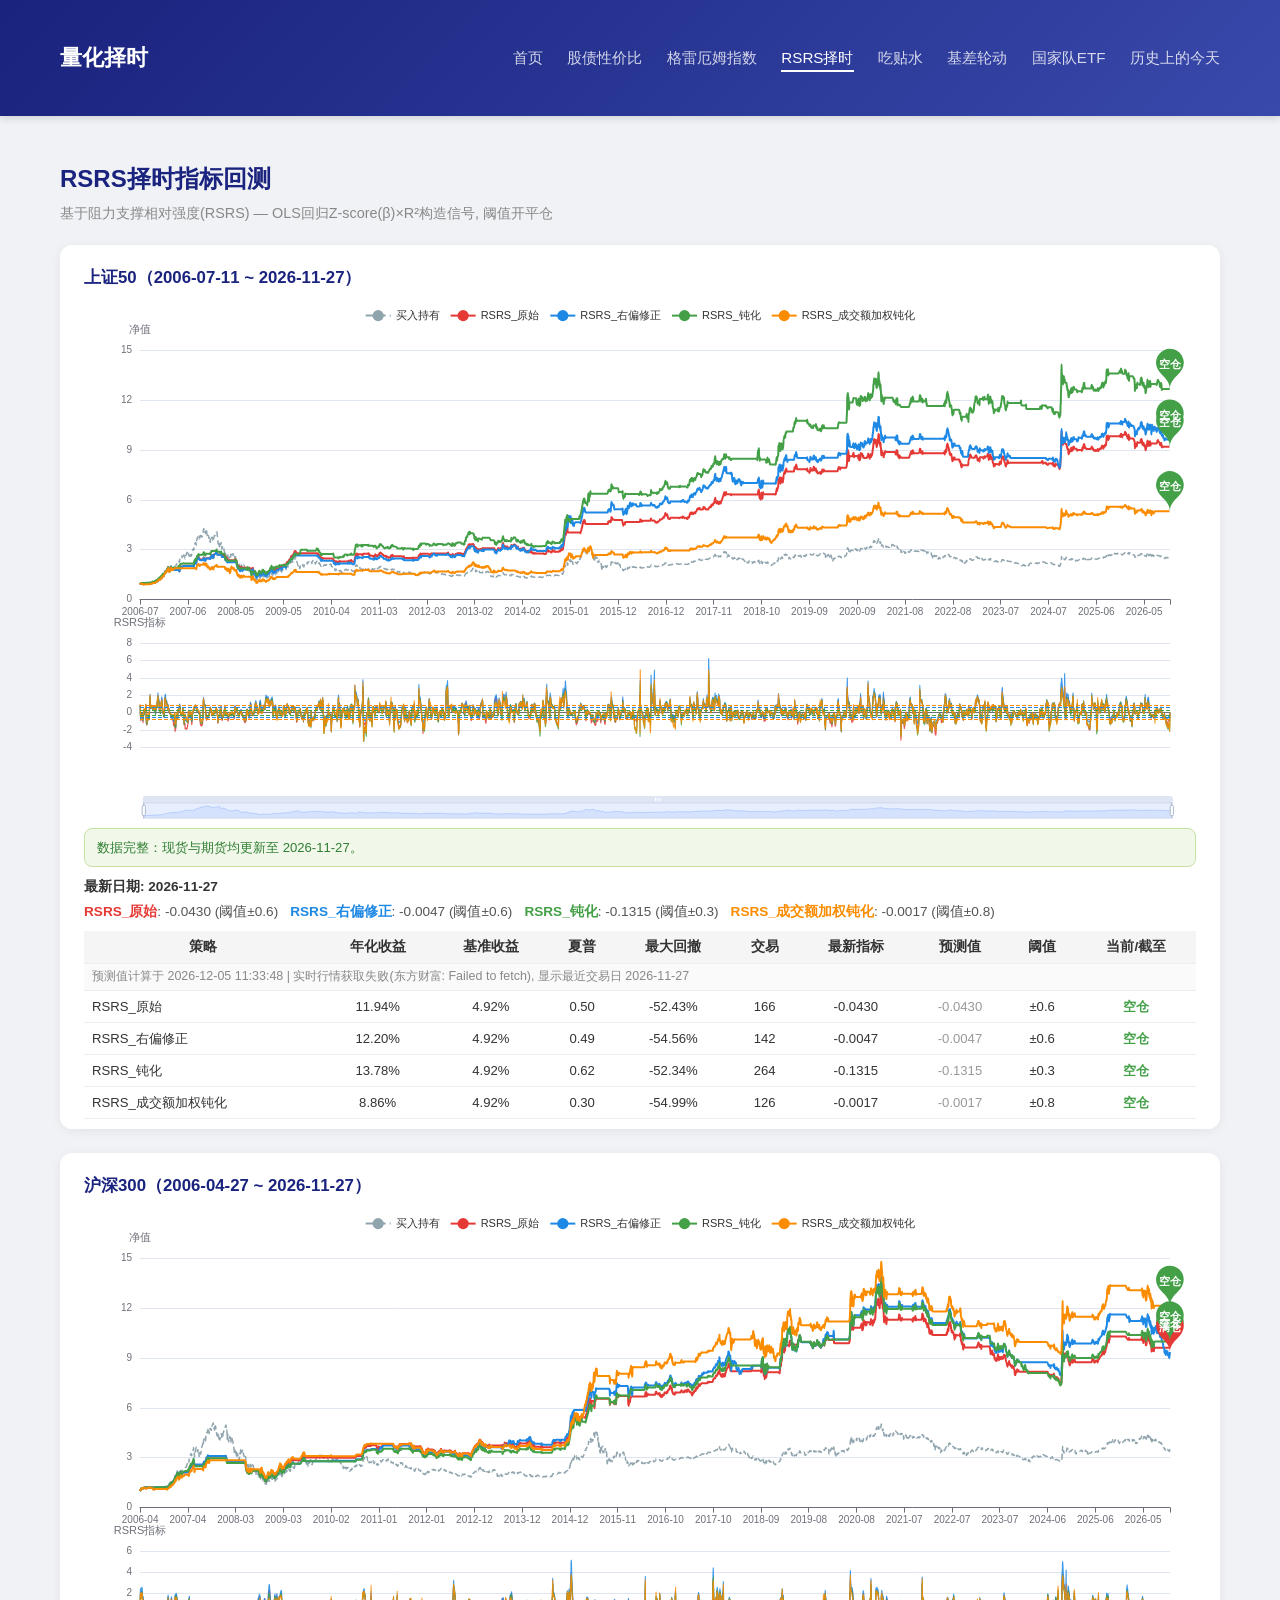
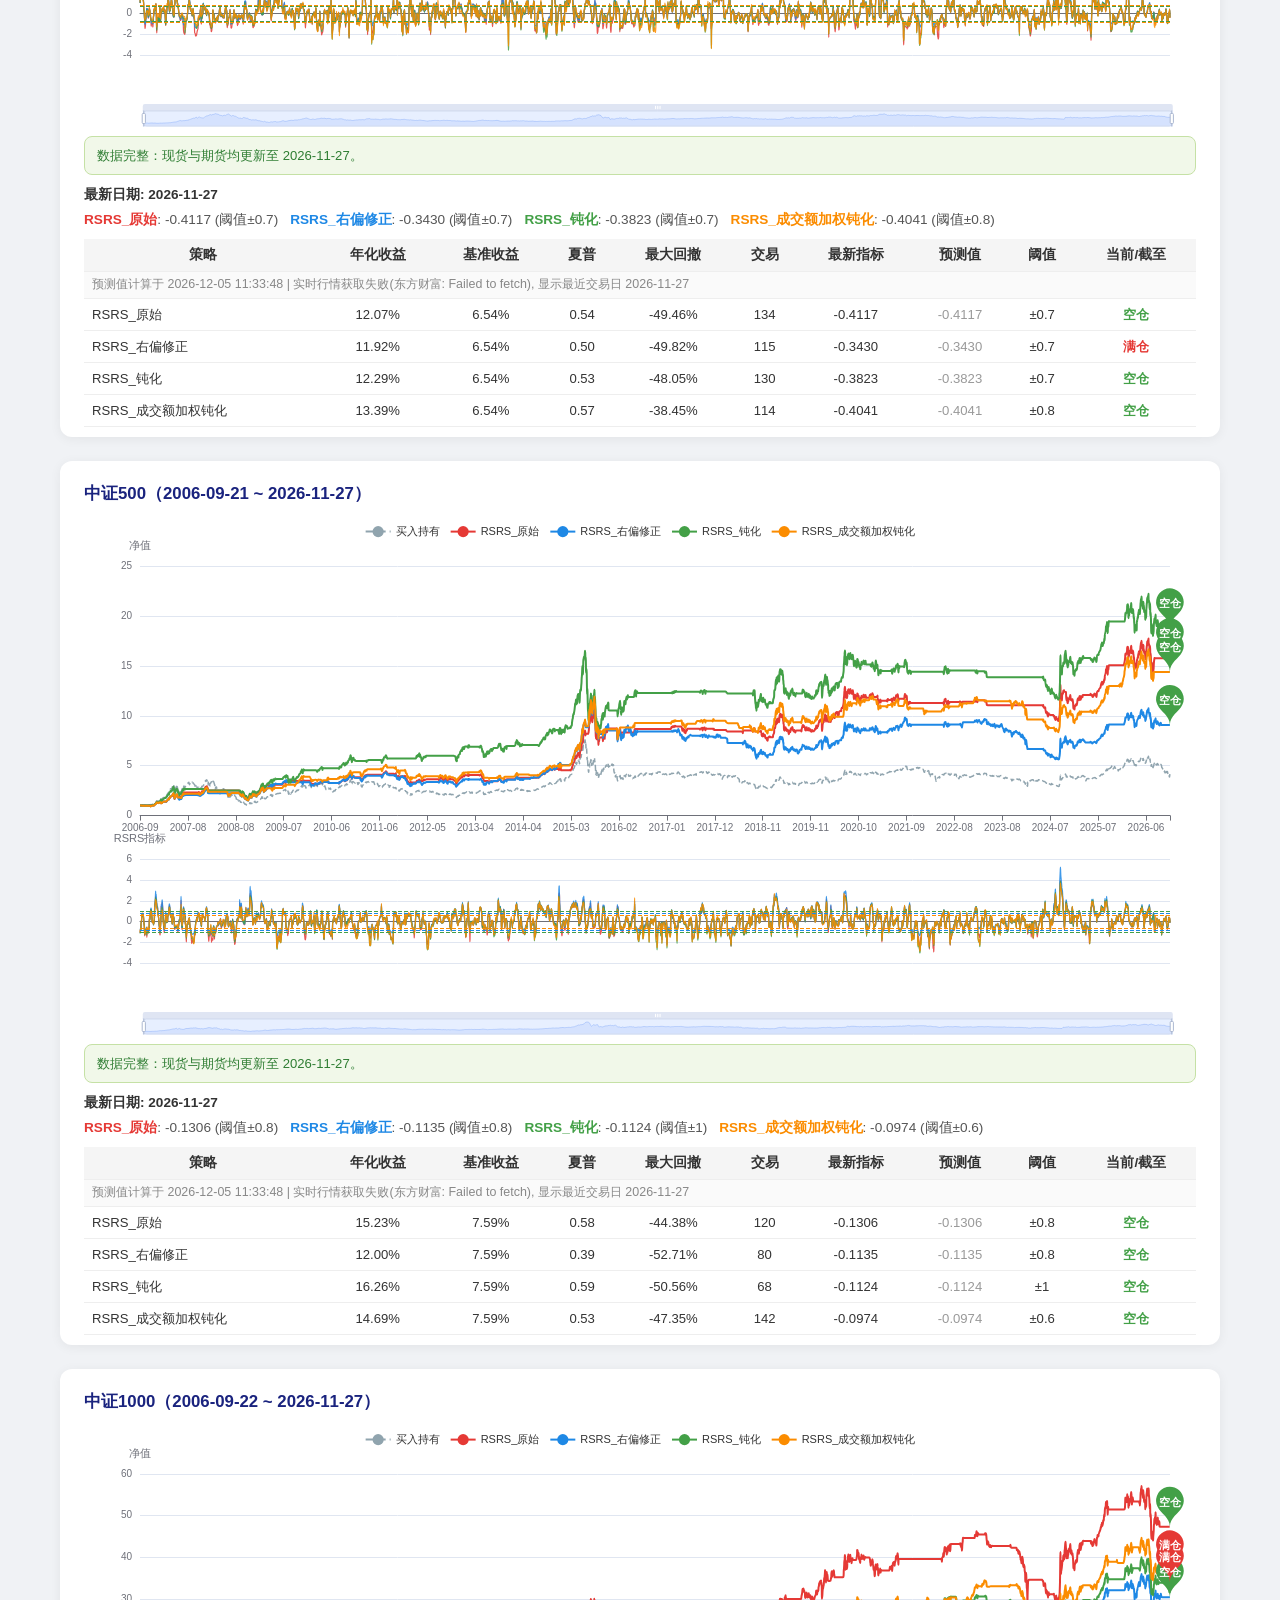
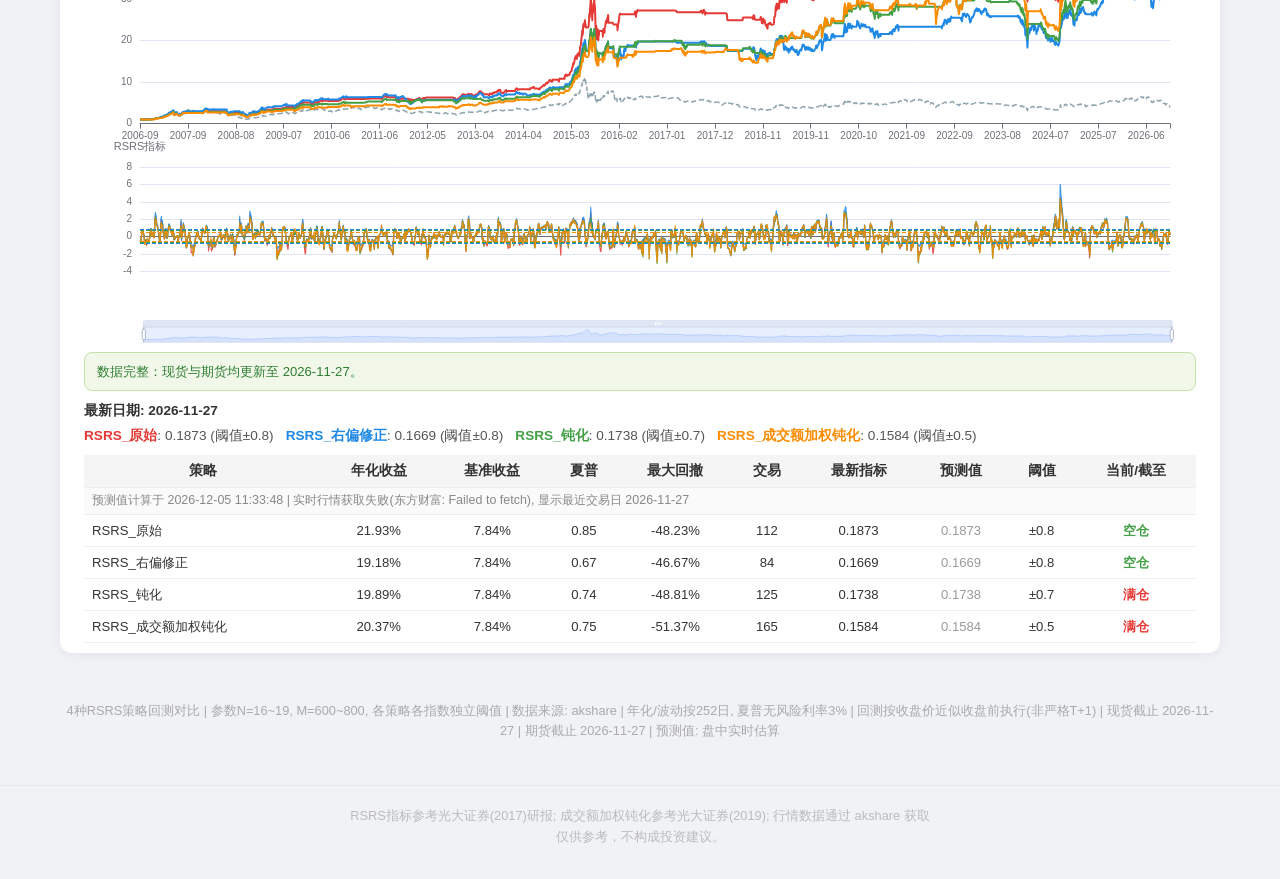
<file: rsrs.html>
<!DOCTYPE html>
<html lang="zh-CN">
<head>
<meta charset="UTF-8">
<meta name="viewport" content="width=device-width, initial-scale=1.0">
<title>RSRS择时指标 - 量化择时</title>
<link rel="stylesheet" href="css/style.css">
<script src="js/echarts.min.js"></script>
<style>
.chart-container { height: 520px; }
.perf-table {
  width: 100%;
  border-collapse: collapse;
  font-size: 0.85rem;
}
.perf-table th,
.perf-table td {
  padding: 5px 8px;
  text-align: center;
  border-bottom: 1px solid #eee;
}
.perf-table th {
  background: #f5f5f5;
  color: #333;
  font-weight: 600;
  white-space: nowrap;
}
.perf-table td { font-size: 0.82rem; }
.perf-table .pos-full { color: #e53935; font-weight: 600; }
.perf-table .pos-empty { color: #43a047; font-weight: 600; }
.latest-info {
  padding: 8px 4px 0;
  font-size: 0.85rem;
  color: #555;
  line-height: 1.7;
}
.latest-info .latest-date { font-weight: 600; color: #333; }
.latest-info .sig-item { margin-right: 12px; white-space: nowrap; display: inline-block; }
.data-status { padding:8px 12px; border-radius:8px; font-size:0.82rem; margin-bottom:8px; border:1px solid; line-height:1.6; }
.data-status.warn { background:#fff3e0; border-color:#ffb74d; color:#e65100; font-weight:600; }
.data-status.ok { background:#f1f8e9; border-color:#c5e1a5; color:#2e7d32; }
.pred-cell { color: #999; }
.pred-cell.pos-full { color: #e53935; font-weight: 600; }
.pred-cell.pos-empty { color: #43a047; font-weight: 600; }
.pred-cell.pos-flat { color: #999; }
.pred-status-row td { padding: 3px 8px; text-align: left; font-size: 0.78rem; color: #888; background: #fafafa; }
</style>
</head>
<body>
<header>
  <div class="container">
    <h1><a href="index.html">量化择时</a></h1>
    <nav>
      <a href="index.html">首页</a>
      <a href="stock_bond.html">股债性价比</a>
      <a href="graham.html">格雷厄姆指数</a>
      <a href="rsrs.html" class="active">RSRS择时</a>
      <a href="earn_discount.html">吃贴水</a>
      <a href="v6_basis.html">基差轮动</a>
      <a href="etf_nt.html">国家队ETF</a>
      <a href="历史上的今天/analog.html">历史上的今天</a>
    </nav>
  </div>
</header>

<main class="container">
  <div class="page-title">
    <h2>RSRS择时指标回测</h2>
    <p>基于阻力支撑相对强度(RSRS) — OLS回归Z-score(&beta;)&times;R&sup2;构造信号, 阈值开平仓</p>
  </div>

  <div class="charts-grid">
    <div class="chart-card">
      <h3>上证50</h3>
      <div id="chart-sz50" class="chart-container"></div>
      <div id="latest-sz50" class="latest-info"></div>
      <div id="perf-sz50" style="padding:8px 4px 0;"></div>
    </div>
    <div class="chart-card">
      <h3>沪深300</h3>
      <div id="chart-hs300" class="chart-container"></div>
      <div id="latest-hs300" class="latest-info"></div>
      <div id="perf-hs300" style="padding:8px 4px 0;"></div>
    </div>
    <div class="chart-card">
      <h3>中证500</h3>
      <div id="chart-zz500" class="chart-container"></div>
      <div id="latest-zz500" class="latest-info"></div>
      <div id="perf-zz500" style="padding:8px 4px 0;"></div>
    </div>
    <div class="chart-card">
      <h3>中证1000</h3>
      <div id="chart-zz1000" class="chart-container"></div>
      <div id="latest-zz1000" class="latest-info"></div>
      <div id="perf-zz1000" style="padding:8px 4px 0;"></div>
    </div>
  </div>

  <div id="data-source" class="data-source"></div>
</main>

<footer>
  <p>RSRS指标参考光大证券(2017)研报; 成交额加权钝化参考光大证券(2019); 行情数据通过 akshare 获取</p>
  <p>仅供参考，不构成投资建议。</p>
</footer>

<script src="data/rsrs_data.js"></script>
<script>
(function() {
  var json = window.RSRS_DATA;
  if (!json || Object.keys(json).length === 0) {
    document.querySelector('.charts-grid').innerHTML =
      '<div class="error">数据未加载。请先运行 <code>python fetch_rsrs.py</code> 生成数据文件。</div>';
    return;
  }

  var INDEX_KEYS = ['上证50', '沪深300', '中证500', '中证1000'];
  var CHART_IDS = ['chart-sz50', 'chart-hs300', 'chart-zz500', 'chart-zz1000'];
  var LATEST_IDS = ['latest-sz50', 'latest-hs300', 'latest-zz500', 'latest-zz1000'];
  var PERF_IDS = ['perf-sz50', 'perf-hs300', 'perf-zz500', 'perf-zz1000'];

  // 4种RSRS策略的显示配置
  var STRATEGY_KEYS = ['RSRS_原始', 'RSRS_右偏修正', 'RSRS_钝化', 'RSRS_成交额加权钝化'];
  var STRAT_COLORS = ['#e53935', '#1e88e5', '#43a047', '#fb8c00'];
  var STRAT_NAMES = ['RSRS_原始', 'RSRS_右偏修正', 'RSRS_钝化', 'RSRS_成交额加权钝化'];

  function renderChart(containerId, latestId, perfId, data, name) {
    var dom = document.getElementById(containerId);
    var chart = echarts.init(dom);
    var h3 = dom.parentNode.querySelector('h3');
    if (h3) {
      h3.textContent = name + '（' + data.dates[0] + ' ~ ' + data.dates[data.dates.length - 1] + '）';
    }
    var suffix = containerId.replace('chart-', '');

    var legendData = ['买入持有'].concat(STRAT_NAMES);
    var lastIdx = data.dates.length - 1;

    // 构建series数组
    var series = [];

    // 1. 基准线: 买入持有 (上方面板)
    series.push({
      name: '买入持有',
      type: 'line',
      xAxisIndex: 0,
      yAxisIndex: 0,
      data: data.benchmark_nav,
      smooth: true,
      lineStyle: { color: '#90a4ae', width: 1.5, type: 'dashed' },
      itemStyle: { color: '#90a4ae' },
      symbol: 'none'
    });

    // 2. 4条策略净值线 (上方面板) + 4条指标线 (下方面板)
    STRATEGY_KEYS.forEach(function(key, i) {
      var strat = data.strategies[key];
      if (!strat) return;

      var isFull = strat.latest_position === '满仓';
      series.push({
        name: STRAT_NAMES[i],
        type: 'line',
        xAxisIndex: 0,
        yAxisIndex: 0,
        data: strat.nav,
        smooth: true,
        lineStyle: { color: STRAT_COLORS[i], width: 2 },
        itemStyle: { color: STRAT_COLORS[i] },
        symbol: 'none',
        markPoint: {
          symbol: 'pin',
          symbolSize: 46,
          data: [{
            coord: [data.dates[lastIdx], strat.nav[lastIdx]],
            value: strat.latest_position,
            itemStyle: { color: isFull ? '#e53935' : '#43a047' },
            label: {
              formatter: function(p) { return p.value; },
              color: '#fff',
              fontSize: 11,
              fontWeight: 'bold'
            }
          }]
        }
      });

      // 指标线 + 阈值线 (下方面板)
      series.push({
        name: STRAT_NAMES[i] + ' 指标',
        type: 'line',
        xAxisIndex: 1,
        yAxisIndex: 1,
        data: strat.signal,
        smooth: true,
        lineStyle: { color: STRAT_COLORS[i], width: 1.2, opacity: 0.85 },
        itemStyle: { color: STRAT_COLORS[i] },
        symbol: 'none',
        markLine: {
          silent: true,
          symbol: 'none',
          lineStyle: { color: STRAT_COLORS[i], type: 'dashed', width: 1 },
          label: { show: false },
          data: [
            { yAxis: strat.threshold },
            { yAxis: -strat.threshold }
          ]
        }
      });
    });

    var option = {
      tooltip: {
        trigger: 'axis',
        axisPointer: { type: 'cross' },
        formatter: function(params) {
          var s = params[0].axisValue + '<br/>';
          params.forEach(function(p) {
            if (p.seriesName === '买入持有') {
              s += p.marker + ' ' + p.seriesName + ': ' + p.value.toFixed(4) + '<br/>';
            } else if (p.dataIndex >= 0 && p.value === null) {
              return;
            } else {
              s += p.marker + ' ' + p.seriesName + ': ' + p.value.toFixed(4) + '<br/>';
            }
          });
          return s;
        }
      },
      legend: {
        data: legendData,
        top: 5,
        textStyle: { fontSize: 11 }
      },
      grid: [
        { left: 60, right: 30, top: 50, height: '48%' },
        { left: 60, right: 30, top: '66%', height: '20%' }
      ],
      dataZoom: [
        { type: 'inside' },
        { type: 'slider', height: 16, bottom: 8 }
      ],
      xAxis: [
        {
          type: 'category',
          gridIndex: 0,
          data: data.dates,
          axisLabel: {
            formatter: function(v) { return v.slice(0, 7); },
            fontSize: 10,
            hideOverlap: true
          }
        },
        {
          type: 'category',
          gridIndex: 1,
          data: data.dates,
          axisLabel: { show: false },
          axisTick: { show: false }
        }
      ],
      yAxis: [
        {
          type: 'value',
          gridIndex: 0,
          name: '净值',
          nameTextStyle: { fontSize: 11 },
          axisLabel: { fontSize: 10 },
          splitLine: { show: true },
          scale: true
        },
        {
          type: 'value',
          gridIndex: 1,
          name: 'RSRS指标',
          nameTextStyle: { fontSize: 11 },
          axisLabel: { fontSize: 10 },
          splitLine: { show: true }
        }
      ],
      series: series
    };

    chart.setOption(option);
    window.addEventListener('resize', function() { chart.resize(); });

    // 最新日期与各策略指标值文字标识
    var latestDate = data.dates[data.dates.length - 1];
    var st = data.data_status || {};
    var statusHtml = '';
    if (st.stale) {
      statusHtml = '<div class="data-status warn"><b>数据缺失</b>：现货行情仅更新至 <b>' + st.spot_last +
        '</b>，期货日历已至 <b>' + (st.futures_last || '—') + '</b>，缺 <b>' + st.missing_days +
        '</b> 个交易日（' + (st.missing_from || '—') + ' ~ ' + (st.missing_to || '—') +
        '）。指标与回测已截止 ' + latestDate + '，暂停盘中预测。</div>';
    } else if (st.spot_last) {
      statusHtml = '<div class="data-status ok">数据完整：现货与期货均更新至 ' + st.spot_last + '。</div>';
    }
    var infoHtml = statusHtml + '<div class="latest-date">最新日期: ' + latestDate + '</div><div style="margin-top:2px;">';
    STRATEGY_KEYS.forEach(function(key, i) {
      var strat = data.strategies[key];
      if (!strat) return;
      var lastSig = strat.signal && strat.signal.length ? strat.signal[strat.signal.length - 1] : null;
      var sigStr = lastSig === null || lastSig === undefined ? '-' : lastSig.toFixed(4);
      infoHtml += '<span class="sig-item"><span style="color:' + STRAT_COLORS[i] + ';font-weight:600;">' +
        key + '</span>: ' + sigStr + ' (阈值±' + strat.threshold + ')</span>';
    });
    infoHtml += '</div>';
    document.getElementById(latestId).innerHTML = infoHtml;

    // 性能表格
    var html = '<table class="perf-table">' +
      '<tr><th>策略</th><th>年化收益</th><th>基准收益</th><th>夏普</th><th>最大回撤</th><th>交易</th><th>最新指标</th><th>预测值</th><th>阈值</th><th>当前/截至</th></tr>' +
      '<tr class="pred-status-row"><td colspan="10" id="pred-status-' + suffix + '" class="pred-status">' +
      (st.stale ? '数据缺失，暂停盘中预测' : '预测值计算中...') + '</td></tr>';

    STRATEGY_KEYS.forEach(function(key) {
      var strat = data.strategies[key];
      if (!strat) return;
      var p = strat.performance;
      var posClass = strat.latest_position === '满仓' ? 'pos-full' : 'pos-empty';
      var lastSig = strat.signal && strat.signal.length ? strat.signal[strat.signal.length - 1] : null;
      var sigStr = lastSig === null || lastSig === undefined ? '-' : lastSig.toFixed(4);
      html += '<tr>' +
        '<td style="text-align:left;">' + key + '</td>' +
        '<td>' + p.annual_return + '</td>' +
        '<td>' + p.benchmark_return + '</td>' +
        '<td>' + p.sharpe + '</td>' +
        '<td>' + p.max_drawdown + '</td>' +
        '<td>' + p.trade_count + '</td>' +
        '<td>' + sigStr + '</td>' +
        '<td class="pred-cell" data-idx="' + name + '" data-key="' + key + '">-</td>' +
        '<td>±' + strat.threshold + '</td>' +
        '<td class="' + posClass + '">' + strat.latest_position +
        (st.stale ? '<div style="font-size:0.7rem;font-weight:400;color:#999">截至 ' + latestDate + '</div>' : '') +
        '</td>' +
        '</tr>';
    });
    html += '</table>';
    document.getElementById(perfId).innerHTML = html;
  }

  var firstKey = null;
  INDEX_KEYS.forEach(function(key) {
    if (json[key]) {
      var idx = INDEX_KEYS.indexOf(key);
      renderChart(CHART_IDS[idx], LATEST_IDS[idx], PERF_IDS[idx], json[key], key);
      if (!firstKey) firstKey = key;
    }
  });

  if (firstKey && json[firstKey]) {
    var ds = json[firstKey].data_status || {};
    document.getElementById('data-source').textContent =
      '4种RSRS策略回测对比 | 参数N=16~19, M=600~800, 各策略各指数独立阈值 | 数据来源: akshare' +
      ' | 年化/波动按252日, 夏普无风险利率3%' +
      ' | 回测按收盘价近似收盘前执行(非严格T+1)' +
      (ds.spot_last ? ' | 现货截止 ' + ds.spot_last : '') +
      (ds.futures_last ? ' | 期货截止 ' + ds.futures_last : '') +
      (ds.stale ? ' | 数据缺失 ' + ds.missing_days + ' 个交易日' : '') +
      ' | 预测值: 盘中实时估算';
  }
})();
</script>
<script src="js/rsrs_realtime.js"></script>
</body>
</html>
</file>
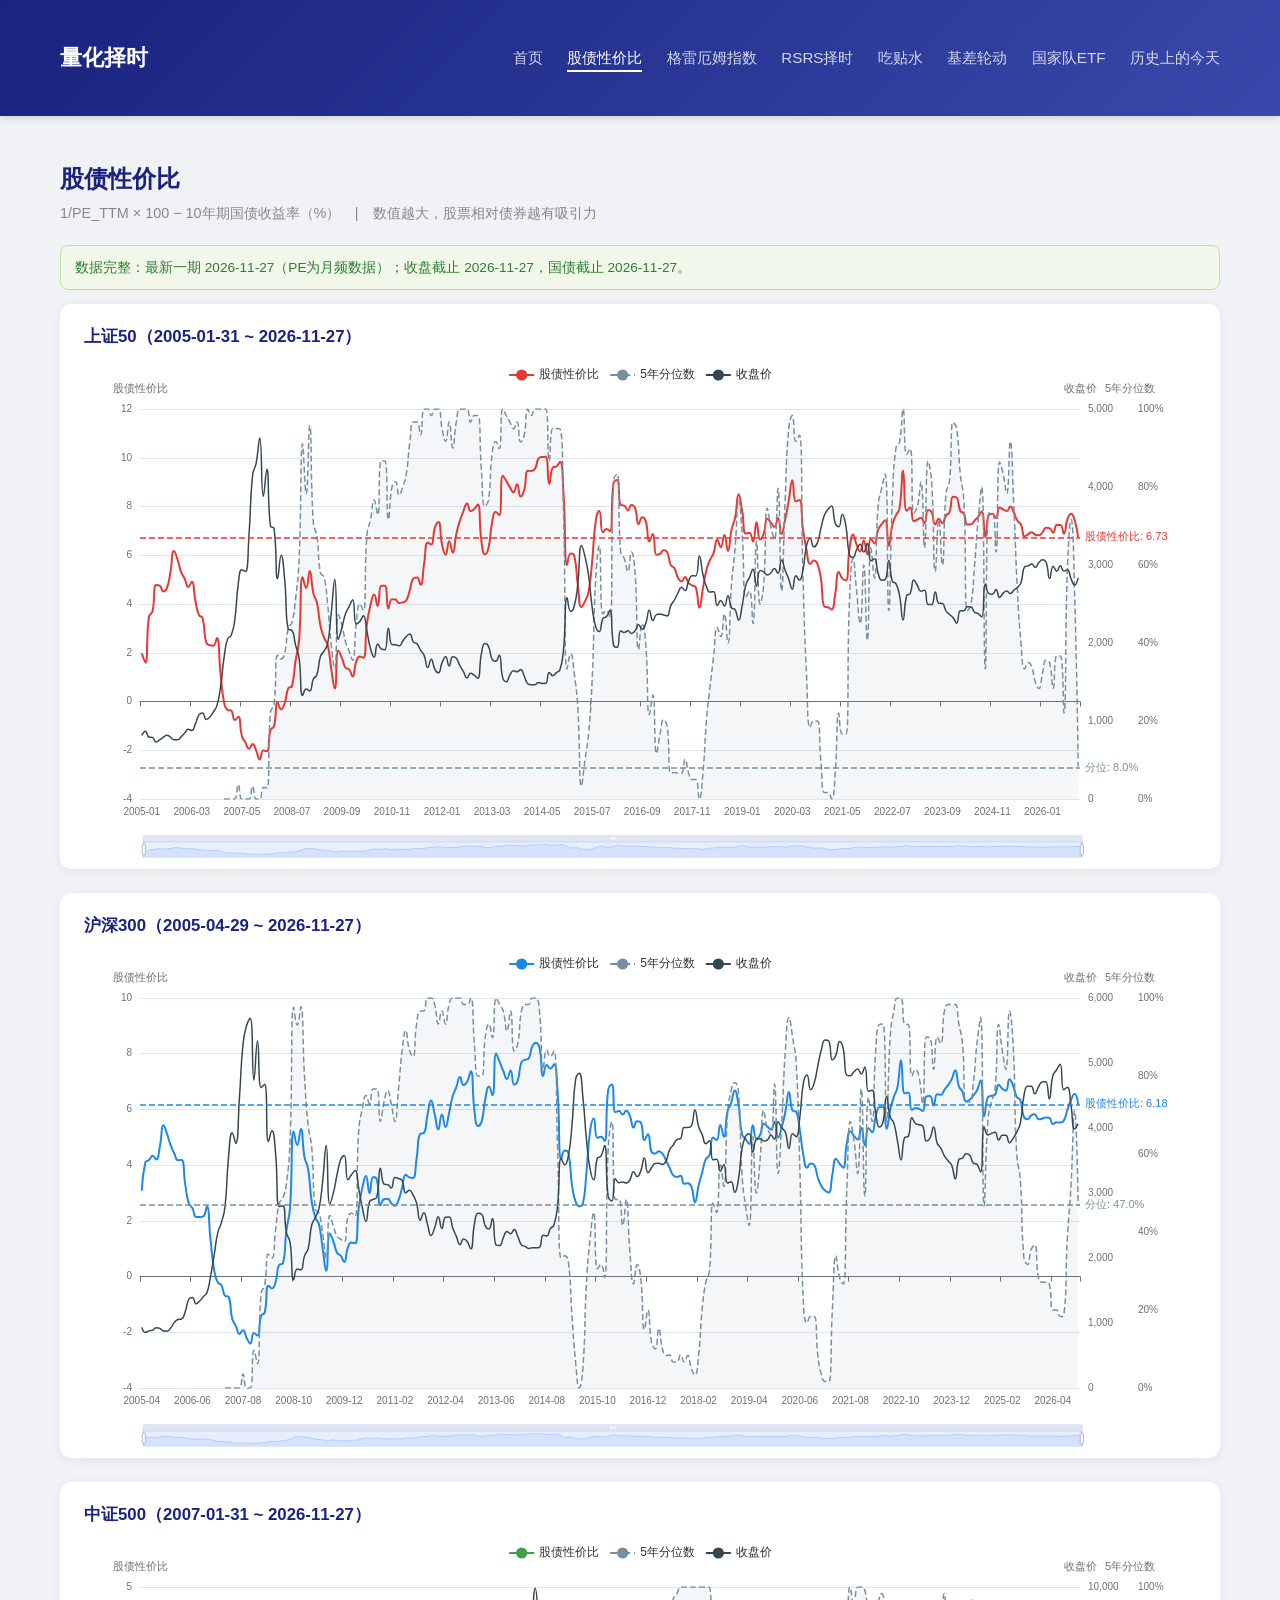
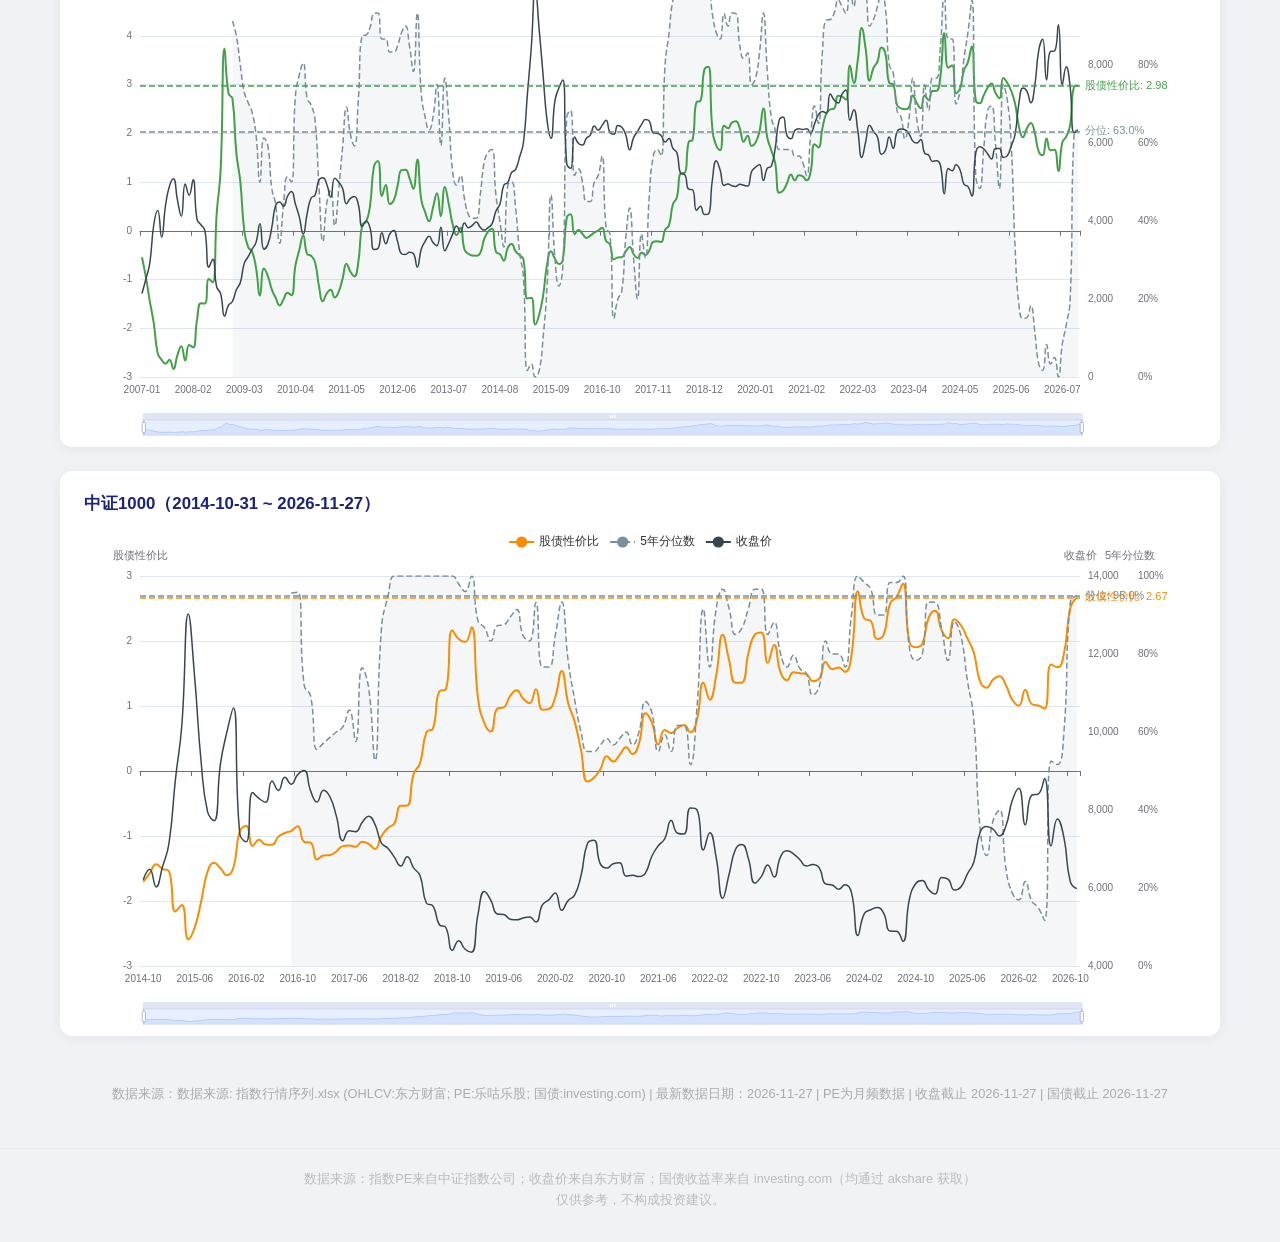
<file: stock_bond.html>
<!DOCTYPE html>
<html lang="zh-CN">
<head>
<meta charset="UTF-8">
<meta name="viewport" content="width=device-width, initial-scale=1.0">
<title>股债性价比 - 量化择时</title>
<link rel="stylesheet" href="css/style.css">
<script src="js/echarts.min.js"></script>
<style>
.chart-container { height: 500px; }
.data-status { padding:10px 14px; border-radius:8px; font-size:0.85rem; margin-bottom:14px; border:1px solid; line-height:1.7; }
.data-status.warn { background:#fff3e0; border-color:#ffb74d; color:#e65100; font-weight:600; }
.data-status.ok { background:#f1f8e9; border-color:#c5e1a5; color:#2e7d32; }
</style>
</head>
<body>
<header>
  <div class="container">
    <h1><a href="index.html">量化择时</a></h1>
    <nav>
      <a href="index.html">首页</a>
      <a href="stock_bond.html" class="active">股债性价比</a>
      <a href="graham.html">格雷厄姆指数</a>
      <a href="rsrs.html">RSRS择时</a>
      <a href="earn_discount.html">吃贴水</a>
      <a href="v6_basis.html">基差轮动</a>
      <a href="etf_nt.html">国家队ETF</a>
      <a href="历史上的今天/analog.html">历史上的今天</a>
    </nav>
  </div>
</header>

<main class="container">
  <div class="page-title">
    <h2>股债性价比</h2>
    <p>1/PE_TTM &times; 100 &minus; 10年期国债收益率（%）&emsp;|&emsp;数值越大，股票相对债券越有吸引力</p>
  </div>
  <div id="data-status" class="data-status ok" style="display:none;"></div>

  <div class="charts-grid">
    <div class="chart-card">
      <h3>上证50</h3>
      <div id="chart-sz50" class="chart-container"></div>
    </div>
    <div class="chart-card">
      <h3>沪深300</h3>
      <div id="chart-hs300" class="chart-container"></div>
    </div>
    <div class="chart-card">
      <h3>中证500</h3>
      <div id="chart-zz500" class="chart-container"></div>
    </div>
    <div class="chart-card">
      <h3>中证1000</h3>
      <div id="chart-zz1000" class="chart-container"></div>
    </div>
  </div>

  <div id="data-source" class="data-source"></div>
</main>

<footer>
  <p>数据来源：指数PE来自中证指数公司；收盘价来自东方财富；国债收益率来自 investing.com（均通过 akshare 获取）</p>
  <p>仅供参考，不构成投资建议。</p>
</footer>

<script src="data/stock_bond_data.js"></script>
<script>
(function() {
  var json = window.STOCK_BOND_DATA;
  if (!json) {
    document.querySelector('.charts-grid').innerHTML =
      '<div class="error">数据未加载。请先运行 <code>python fetch_data.py</code> 生成数据文件。</div>';
    return;
  }

  var INDEX_KEYS = ['上证50', '沪深300', '中证500', '中证1000'];
  var CHART_IDS = ['chart-sz50', 'chart-hs300', 'chart-zz500', 'chart-zz1000'];
  var MAIN_COLORS = ['#e53935', '#1e88e5', '#43a047', '#fb8c00'];
  var CLOSE_COLOR = '#37474f';

  function renderChart(containerId, data, mainColor) {
    var dom = document.getElementById(containerId);
    var chart = echarts.init(dom);
    var h3 = dom.parentNode.querySelector('h3');
    if (h3) {
      h3.textContent = h3.textContent.split('（')[0] + '（' + data.dates[0] + ' ~ ' +
        data.dates[data.dates.length - 1] + '）';
    }

    var spreadName = '股债性价比';
    var pctName = '5年分位数';
    var closeName = '收盘价';

    var option = {
      tooltip: {
        trigger: 'axis',
        axisPointer: { type: 'cross' },
        formatter: function(params) {
          var s = params[0].axisValue + '<br/>';
          params.forEach(function(p) {
            if (p.value === null || p.value === undefined) return;
            if (p.seriesName === pctName) {
              s += p.marker + ' ' + p.seriesName + ': ' + (p.value * 100).toFixed(1) + '%<br/>';
            } else if (p.seriesName === closeName) {
              s += p.marker + ' ' + p.seriesName + ': ' + p.value.toFixed(2) + '<br/>';
            } else {
              s += p.marker + ' ' + p.seriesName + ': ' + p.value.toFixed(2) + '<br/>';
            }
          });
          return s;
        }
      },
      legend: {
        data: [spreadName, pctName, closeName],
        top: 5
      },
      grid: { left: 60, right: 120, top: 50, bottom: 60 },
      dataZoom: [
        { type: 'inside' },
        { type: 'slider', height: 16, bottom: 8 }
      ],
      xAxis: {
        type: 'category',
        data: data.dates,
        axisLabel: {
          formatter: function(v) { return v.slice(0, 7); },
          fontSize: 10,
          hideOverlap: true
        }
      },
      yAxis: [
        {
          type: 'value',
          name: spreadName,
          position: 'left',
          nameTextStyle: { fontSize: 11 },
          axisLabel: { fontSize: 10 },
          splitLine: { show: true }
        },
        {
          type: 'value',
          name: closeName,
          position: 'right',
          offset: 0,
          nameTextStyle: { fontSize: 11 },
          axisLabel: { fontSize: 10 },
          splitLine: { show: false },
          scale: true
        },
        {
          type: 'value',
          name: '5年分位数',
          position: 'right',
          offset: 50,
          min: 0,
          max: 1,
          nameTextStyle: { fontSize: 11 },
          axisLabel: {
            fontSize: 10,
            formatter: function(v) { return (v * 100).toFixed(0) + '%'; }
          },
          splitLine: { show: false }
        }
      ],
      series: [
        {
          name: spreadName,
          type: 'line',
          data: data.stock_bond_spread,
          yAxisIndex: 0,
          smooth: true,
          lineStyle: { color: mainColor, width: 2 },
          itemStyle: { color: mainColor },
          symbol: 'none',
          markLine: {
            silent: true,
            symbol: 'none',
            lineStyle: { color: mainColor, type: 'dashed', width: 1.5 },
            label: {
              formatter: function(p) { return '股债性价比: ' + p.value.toFixed(2); },
              position: 'end',
              fontSize: 11,
              color: mainColor
            },
            data: [{ yAxis: data.latest_stock_bond_spread }]
          }
        },
        {
          name: pctName,
          type: 'line',
          data: data.percentile,
          yAxisIndex: 2,
          smooth: true,
          lineStyle: { color: '#78909c', width: 1.5, type: 'dashed' },
          itemStyle: { color: '#78909c' },
          symbol: 'none',
          areaStyle: {
            color: '#78909c',
            opacity: 0.08
          },
          markLine: {
            silent: true,
            symbol: 'none',
            lineStyle: { color: '#78909c', type: 'dashed', width: 1.5 },
            label: {
              formatter: function(p) { return '分位: ' + (p.value * 100).toFixed(1) + '%'; },
              position: 'end',
              fontSize: 11,
              color: '#78909c'
            },
            data: [{ yAxis: data.latest_percentile }]
          }
        },
        {
          name: closeName,
          type: 'line',
          data: data.close,
          yAxisIndex: 1,
          smooth: true,
          lineStyle: { color: CLOSE_COLOR, width: 1.5 },
          itemStyle: { color: CLOSE_COLOR },
          symbol: 'none'
        }
      ]
    };

    chart.setOption(option);
    window.addEventListener('resize', function() { chart.resize(); });
  }

  function renderDataStatus() {
    var el = document.getElementById('data-status');
    var st = (json['上证50'] || {}).data_status;
    if (!el || !st) return;
    el.style.display = 'block';
    var freq = st.pe_frequency || '月频';
    if (st.stale) {
      el.className = 'data-status warn';
      el.innerHTML = '<b>数据缺失</b>：' + (st.detail || '') + '。当前图表为 <b>' + freq +
        '</b> 数据，最新一期停留在 ' + st.latest_date + '（PE ' + (st.pe_last || '—') +
        '，收盘 ' + (st.close_last || '—') + '，国债 ' + (st.bond_last || '—') + '）。';
    } else {
      el.className = 'data-status ok';
      el.textContent = '数据完整：最新一期 ' + st.latest_date + '（PE为' + freq + '数据）；收盘截止 ' +
        (st.close_last || '—') + '，国债截止 ' + (st.bond_last || '—') + '。';
    }
  }

  renderDataStatus();
  INDEX_KEYS.forEach(function(key, i) {
    if (json[key]) {
      renderChart(CHART_IDS[i], json[key], MAIN_COLORS[i]);
    }
  });
  if (json['上证50']) {
    var _ds = json['上证50'].data_status || {};
    document.getElementById('data-source').textContent =
      '数据来源：' + json['上证50'].data_source + ' | 最新数据日期：' + json['上证50'].latest_date +
      ' | PE为' + (_ds.pe_frequency || '月频') + '数据' +
      (_ds.close_last ? ' | 收盘截止 ' + _ds.close_last : '') +
      (_ds.bond_last ? ' | 国债截止 ' + _ds.bond_last : '');
  }
})();
</script>
</body>
</html>
</file>
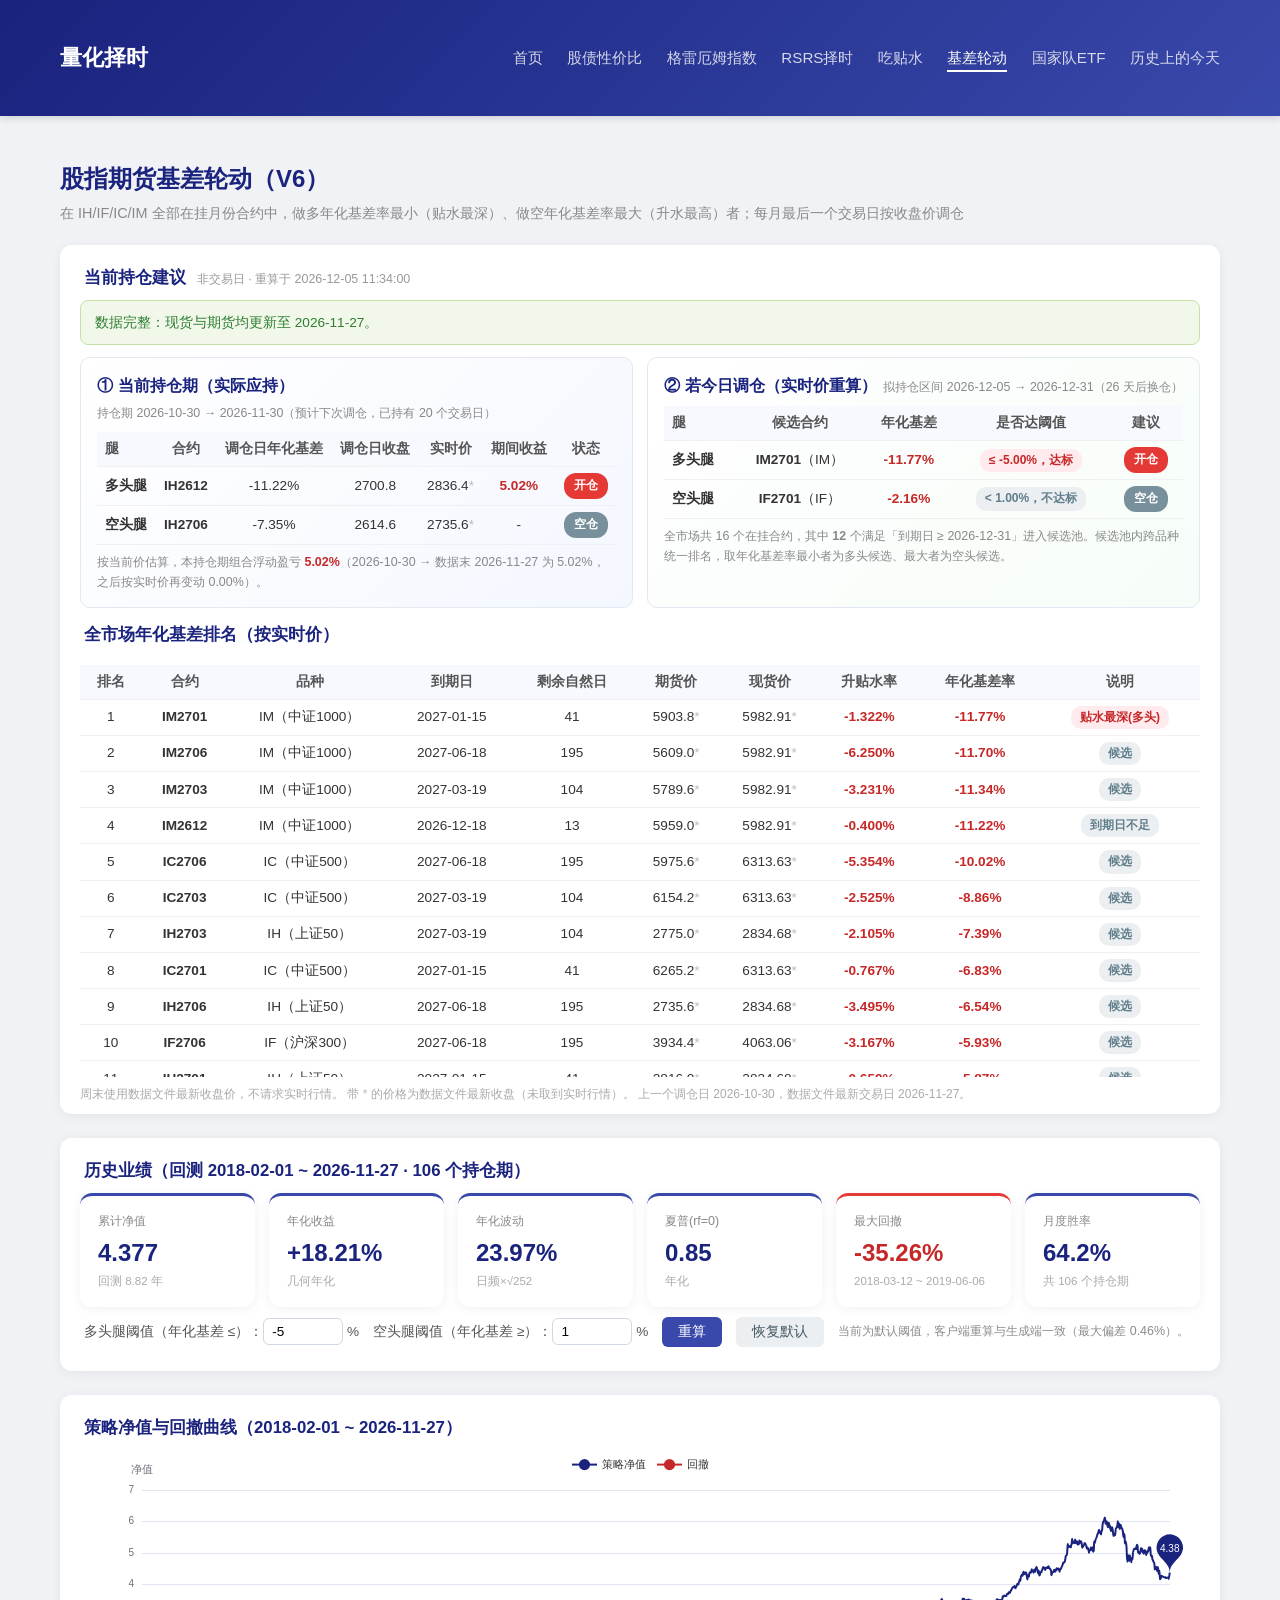
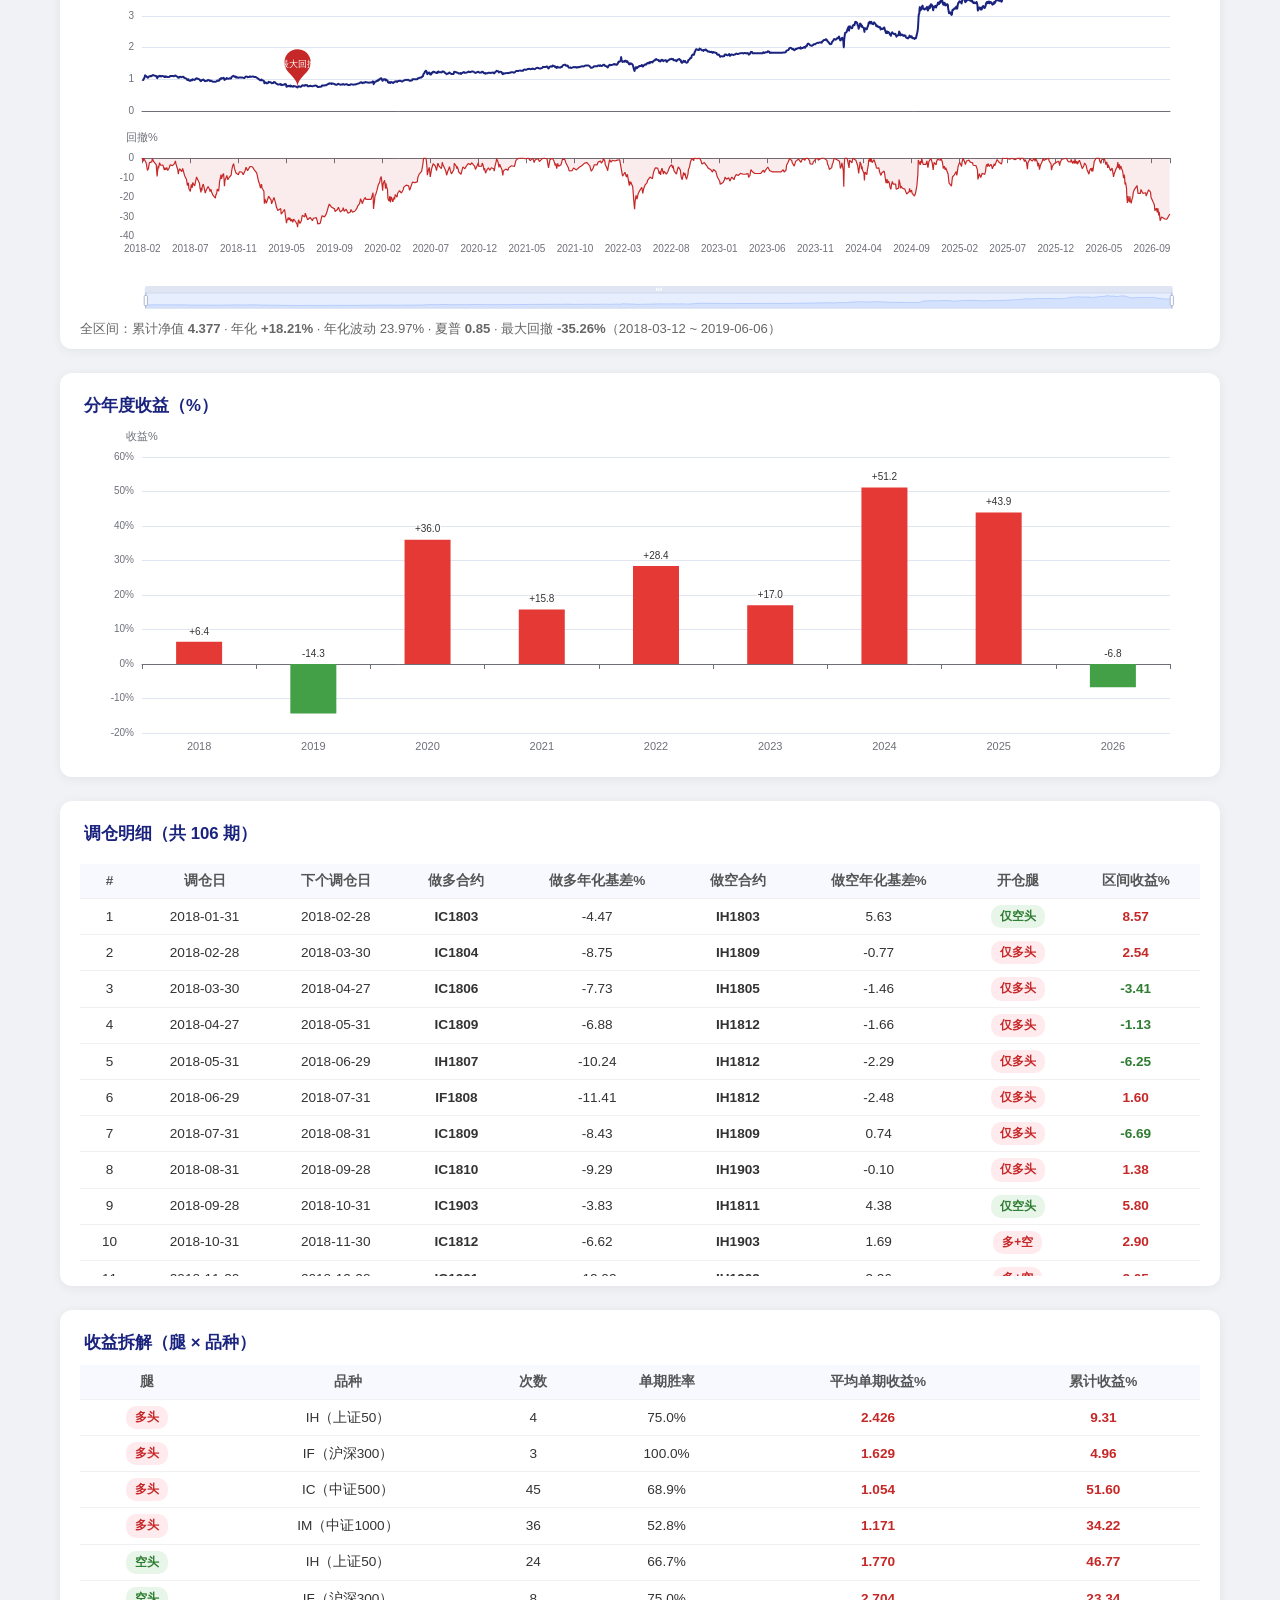
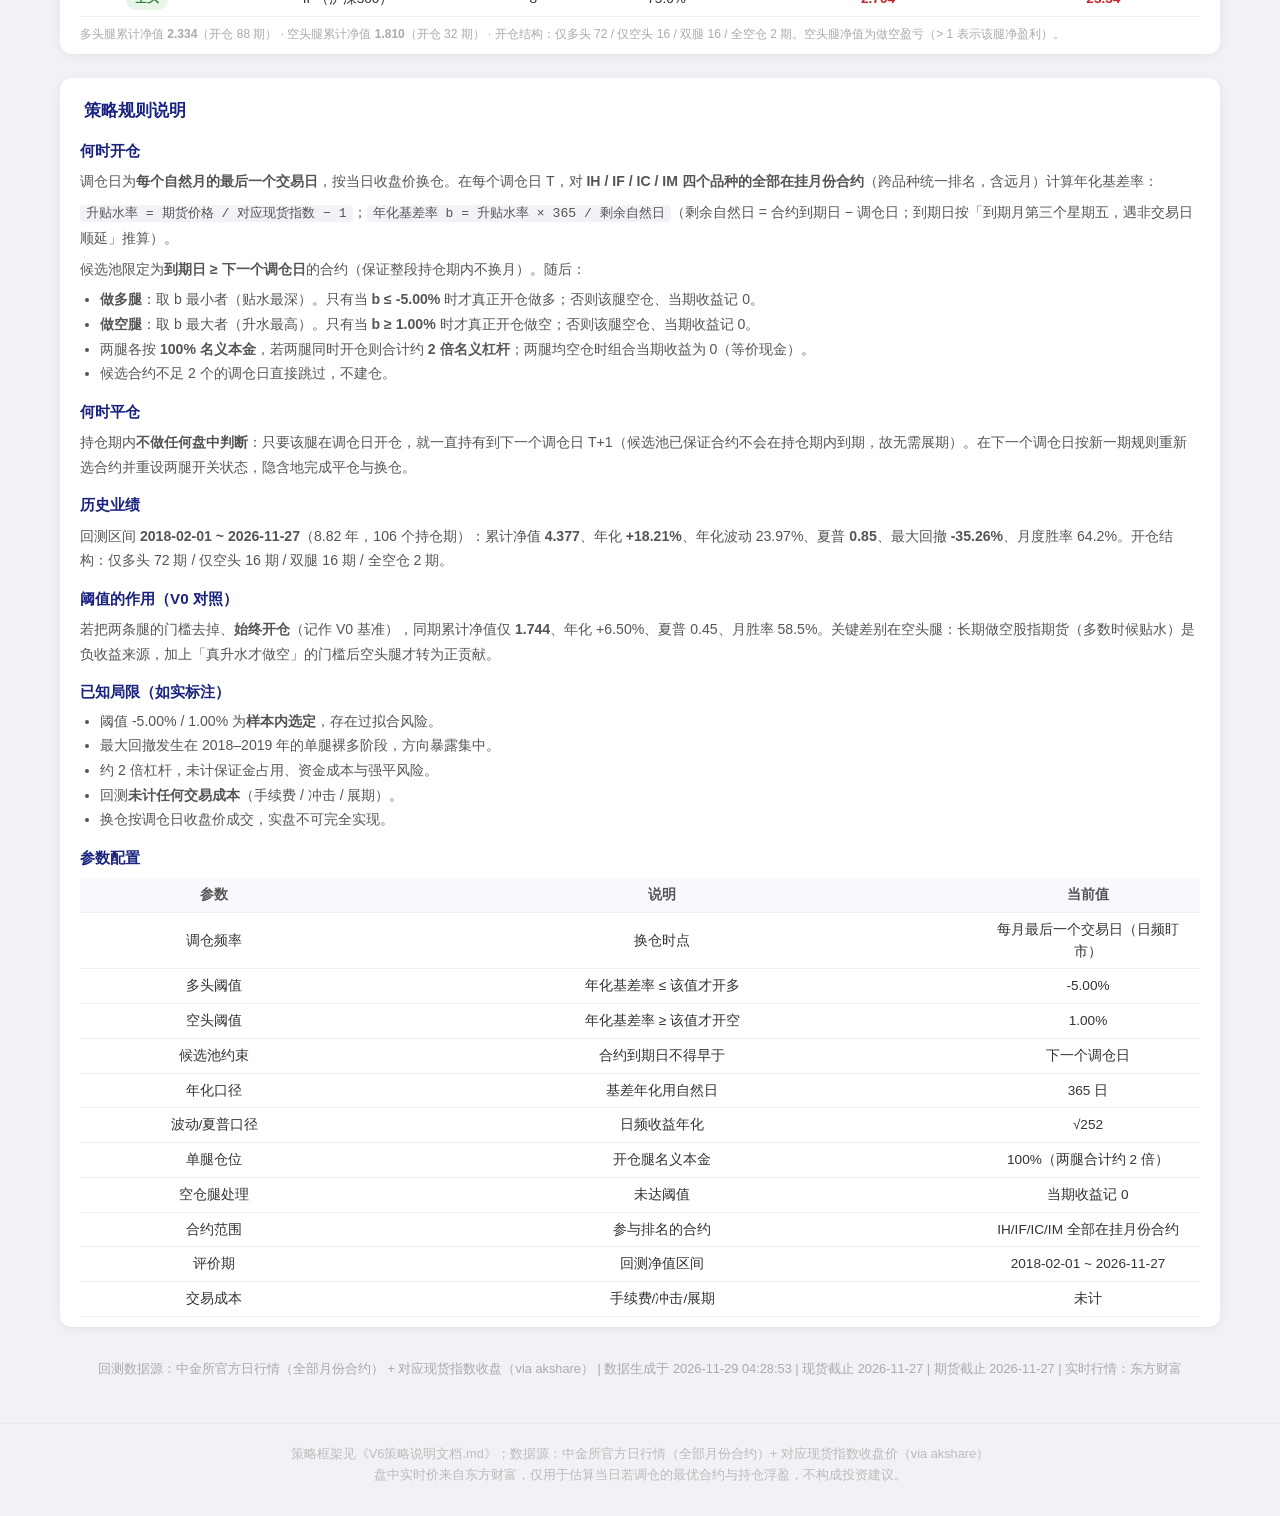
<file: v6_basis.html>
<!DOCTYPE html>
<html lang="zh-CN">
<head>
<meta charset="UTF-8">
<meta name="viewport" content="width=device-width, initial-scale=1.0">
<title>股指期货基差轮动(V6) - 量化择时</title>
<link rel="stylesheet" href="css/style.css">
<script src="js/echarts.min.js"></script>
<style>
  .chart-container { height: 460px; }
  .chart-container.small { height: 340px; }
  .dual-grid {
    display: grid; grid-template-columns: repeat(auto-fit, minmax(420px, 1fr));
    gap: 14px; margin-bottom: 12px;
  }
  .pos-banner {
    padding: 14px 16px; border-radius: 10px; border: 1px solid #e3e8f2;
  }
  .pos-banner.cur  { background: linear-gradient(135deg,#fff,#f4f7ff); }
  .pos-banner.live { background: linear-gradient(135deg,#fff,#f6fdf8); }
  .pos-head { display:flex; justify-content:space-between; align-items:baseline; flex-wrap:wrap; gap:6px; }
  .pos-title { font-size: 1.02rem; font-weight: 700; color: #1a237e; }
  .pos-sub { font-size: 0.78rem; color: #888; }
  .pos-tag {
    display: inline-block; padding: 3px 10px; border-radius: 12px;
    color:#fff; font-weight: 700; font-size: 0.78rem;
  }
  .pos-tag.open { background:#e53935; }
  .pos-tag.flat { background:#78909c; }
  .pos-tag.short { background:#2e7d32; }
  .mini-table { width:100%; border-collapse:collapse; font-size:0.85rem; margin-top:8px; }
  .mini-table th,.mini-table td { padding:6px 8px; text-align:center; border-bottom:1px solid #f0f0f0; }
  .mini-table th { background:#f7f9ff; color:#555; font-weight:600; white-space:nowrap; }
  .mini-table td.l, .mini-table th.l { text-align:left; }
  .mini-table tbody tr:hover { background:#fafcff; }
  .mini-table th.sortable { cursor:pointer; user-select:none; }
  .profit-pos { color:#c62828; font-weight:600; }
  .profit-neg { color:#2e7d32; font-weight:600; }
  .badge { display:inline-block; padding:2px 9px; border-radius:10px; font-size:0.75rem; font-weight:600; }
  .badge.open  { background:#ffebee; color:#c62828; }
  .badge.flat  { background:#eceff1; color:#607d8b; }
  .badge.short { background:#e8f5e9; color:#2e7d32; }
  .realtime-status { font-size:0.78rem; color:#999; font-weight:400; margin-left:6px; }
  .data-status { padding:10px 14px; border-radius:8px; font-size:0.85rem; margin-bottom:12px; border:1px solid; line-height:1.7; }
  .data-status.warn { background:#fff3e0; border-color:#ffb74d; color:#e65100; font-weight:600; }
  .data-status.ok { background:#f1f8e9; border-color:#c5e1a5; color:#2e7d32; }
  .rt-source { font-size:0.75rem; color:#aaa; margin-top:8px; line-height:1.6; }
  .kpi-grid {
    display:grid; grid-template-columns: repeat(auto-fit, minmax(160px,1fr)); gap:14px;
  }
  .kpi-card {
    background:#fff; border-radius:12px; padding:16px 18px;
    box-shadow:0 2px 12px rgba(0,0,0,0.06); border-top:3px solid #3949ab;
  }
  .kpi-card.neg { border-top-color:#e53935; }
  .kpi-card .k { font-size:0.78rem; color:#888; }
  .kpi-card .v { font-size:1.5rem; font-weight:700; color:#1a237e; margin-top:2px; }
  .kpi-card .v.neg { color:#c62828; }
  .kpi-card .s { font-size:0.72rem; color:#aaa; }
  .param-row {
    display:flex; flex-wrap:wrap; gap:14px; align-items:center;
    padding:10px 4px 14px; font-size:0.85rem; color:#555;
  }
  .param-row input[type=number] {
    width:80px; padding:5px 8px; border:1px solid #cfd8e3; border-radius:6px; font-size:0.85rem;
  }
  .param-row button {
    padding:6px 16px; border:none; border-radius:6px; background:#3949ab; color:#fff;
    font-size:0.85rem; cursor:pointer;
  }
  .param-row button.ghost { background:#eceff1; color:#455a64; }
  .param-row button:hover { opacity:0.9; }
  .param-note { color:#8b8b8b; font-size:0.78rem; }
  .desc-block p { color:#555; font-size:0.88rem; margin:6px 0; line-height:1.75; }
  .desc-block h4 { color:#1a237e; margin:14px 0 4px; font-size:0.95rem; }
  .desc-block code { background:#f2f3f7; padding:1px 6px; border-radius:4px; font-size:0.82rem; }
  .desc-block ul { margin:4px 0 4px 20px; color:#555; font-size:0.88rem; line-height:1.75; }
  .tbl-scroll { max-height:420px; overflow-y:auto; }
  .tbl-scroll thead th { position:sticky; top:0; z-index:1; }
</style>
</head>
<body>
<header>
  <div class="container">
    <h1><a href="index.html">量化择时</a></h1>
    <nav>
      <a href="index.html">首页</a>
      <a href="stock_bond.html">股债性价比</a>
      <a href="graham.html">格雷厄姆指数</a>
      <a href="rsrs.html">RSRS择时</a>
      <a href="earn_discount.html">吃贴水</a>
      <a href="v6_basis.html" class="active">基差轮动</a>
      <a href="etf_nt.html">国家队ETF</a>
      <a href="历史上的今天/analog.html">历史上的今天</a>
    </nav>
  </div>
</header>

<main class="container">
  <div class="page-title">
    <h2>股指期货基差轮动（V6）</h2>
    <p>在 IH/IF/IC/IM 全部在挂月份合约中，做多年化基差率最小（贴水最深）、做空年化基差率最大（升水最高）者；每月最后一个交易日按收盘价调仓</p>
  </div>

  <!-- 当前持仓建议：当前持仓期（左） + 若今日调仓（右） -->
  <div class="chart-card" style="margin-bottom:24px;">
    <h3>当前持仓建议 <span id="realtime-status" class="realtime-status"></span></h3>
    <div id="data-status" class="data-status ok" style="display:none;"></div>
    <div class="dual-grid">
      <div class="pos-banner cur">
        <div class="pos-head">
          <div class="pos-title">① 当前持仓期（实际应持）</div>
          <div class="pos-sub" id="cur-period">-</div>
        </div>
        <table class="mini-table" id="cur-table">
          <thead><tr><th class="l">腿</th><th>合约</th><th>调仓日年化基差</th><th>调仓日收盘</th><th>实时价</th><th>期间收益</th><th>状态</th></tr></thead>
          <tbody><tr><td colspan="7">加载中...</td></tr></tbody>
        </table>
        <div class="pos-sub" id="cur-pnl" style="margin-top:8px;"></div>
      </div>

      <div class="pos-banner live">
        <div class="pos-head">
          <div class="pos-title">② 若今日调仓（实时价重算）</div>
          <div class="pos-sub" id="live-period">-</div>
        </div>
        <table class="mini-table" id="live-table">
          <thead><tr><th class="l">腿</th><th>候选合约</th><th>年化基差</th><th>是否达阈值</th><th>建议</th></tr></thead>
          <tbody><tr><td colspan="5">加载中...</td></tr></tbody>
        </table>
        <div class="pos-sub" id="live-note" style="margin-top:8px;"></div>
      </div>
    </div>

    <h3 style="margin-top:14px;">全市场年化基差排名（按实时价）</h3>
    <div class="tbl-scroll">
      <table class="mini-table" id="rank-table">
        <thead><tr><th>排名</th><th>合约</th><th>品种</th><th>到期日</th><th>剩余自然日</th><th>期货价</th><th>现货价</th><th>升贴水率</th><th>年化基差率</th><th>说明</th></tr></thead>
        <tbody><tr><td colspan="10">加载中...</td></tr></tbody>
      </table>
    </div>
    <div class="rt-source" id="rt-source"></div>
  </div>

  <!-- KPI -->
  <div class="chart-card" style="margin-bottom:24px;">
    <h3>历史业绩（回测 <span id="kpi-range">-</span> · <span id="kpi-periods">-</span> 个持仓期）</h3>
    <div class="kpi-grid" id="kpi-grid"></div>
    <div class="param-row">
      <span>多头腿阈值（年化基差 ≤）：<input id="in-lo" type="number" step="0.5" value="-5"> %</span>
      <span>空头腿阈值（年化基差 ≥）：<input id="in-sh" type="number" step="0.5" value="1"> %</span>
      <button id="btn-apply">重算</button>
      <button id="btn-reset" class="ghost">恢复默认</button>
      <span class="param-note" id="param-note"></span>
    </div>
  </div>

  <!-- 净值 + 回撤 -->
  <div class="chart-card" style="margin-bottom:24px;">
    <h3>策略净值与回撤曲线</h3>
    <div id="chart-nav" class="chart-container"></div>
    <div id="nav-metrics" class="rt-source" style="font-size:0.82rem;color:#666;"></div>
  </div>

  <!-- 分年度收益 -->
  <div class="chart-card" style="margin-bottom:24px;">
    <h3>分年度收益（%）</h3>
    <div id="chart-year" class="chart-container small"></div>
  </div>

  <!-- 调仓明细 -->
  <div class="chart-card" style="margin-bottom:24px;">
    <h3>调仓明细（共 <span id="period-count">-</span> 期）</h3>
    <div class="tbl-scroll">
      <table class="mini-table" id="period-table">
        <thead>
          <tr>
            <th class="sortable" data-k="idx">#</th>
            <th class="sortable" data-k="T">调仓日</th>
            <th class="sortable" data-k="Tn">下个调仓日</th>
            <th class="sortable" data-k="long_c">做多合约</th>
            <th class="sortable" data-k="long_b">做多年化基差%</th>
            <th class="sortable" data-k="short_c">做空合约</th>
            <th class="sortable" data-k="short_b">做空年化基差%</th>
            <th class="sortable" data-k="legs">开仓腿</th>
            <th class="sortable" data-k="ret">区间收益%</th>
          </tr>
        </thead>
        <tbody><tr><td colspan="9">加载中...</td></tr></tbody>
      </table>
    </div>
  </div>

  <!-- 品种归因 -->
  <div class="chart-card" style="margin-bottom:24px;">
    <h3>收益拆解（腿 × 品种）</h3>
    <table class="mini-table" id="attr-table">
      <thead><tr><th>腿</th><th>品种</th><th>次数</th><th>单期胜率</th><th>平均单期收益%</th><th>累计收益%</th></tr></thead>
      <tbody><tr><td colspan="6">加载中...</td></tr></tbody>
    </table>
    <div class="rt-source" id="leg-nav-note"></div>
  </div>

  <!-- 策略规则说明 -->
  <div class="chart-card" style="margin-bottom:24px;">
    <h3>策略规则说明</h3>
    <div class="desc-block" id="strategy-desc"></div>
    <div class="desc-block">
      <h4>参数配置</h4>
      <table class="mini-table" id="params-table">
        <thead><tr><th style="width:24%">参数</th><th style="width:56%">说明</th><th style="width:20%">当前值</th></tr></thead>
        <tbody><tr><td colspan="3">加载中...</td></tr></tbody>
      </table>
    </div>
  </div>

  <div id="data-source" class="data-source"></div>
</main>

<footer>
  <p>策略框架见《V6策略说明文档.md》；数据源：中金所官方日行情（全部月份合约）+ 对应现货指数收盘价（via akshare）</p>
  <p>盘中实时价来自东方财富，仅用于估算当日若调仓的最优合约与持仓浮盈，不构成投资建议。</p>
</footer>

<script src="data/v6_backtest.js"></script>
<script src="data/v6_live.js"></script>
<script src="js/v6_realtime.js"></script>
</body>
</html>
</file>
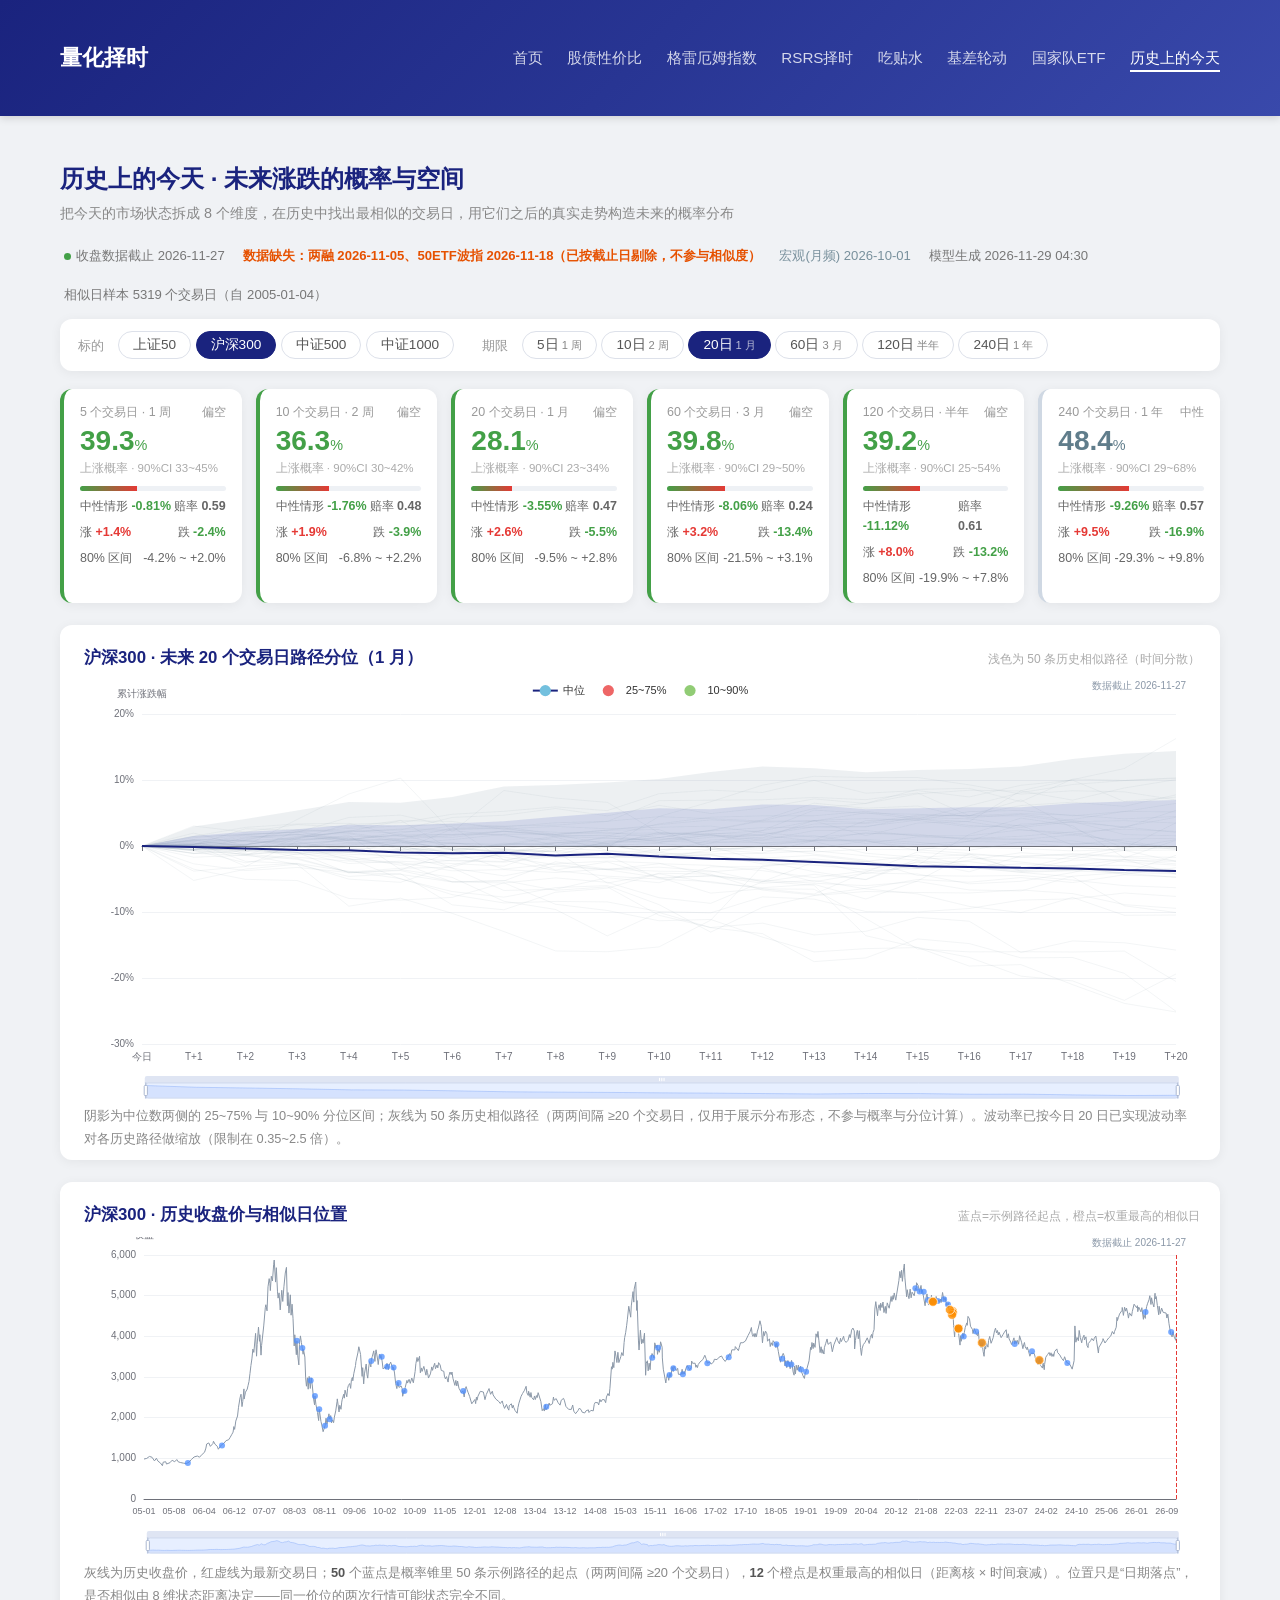
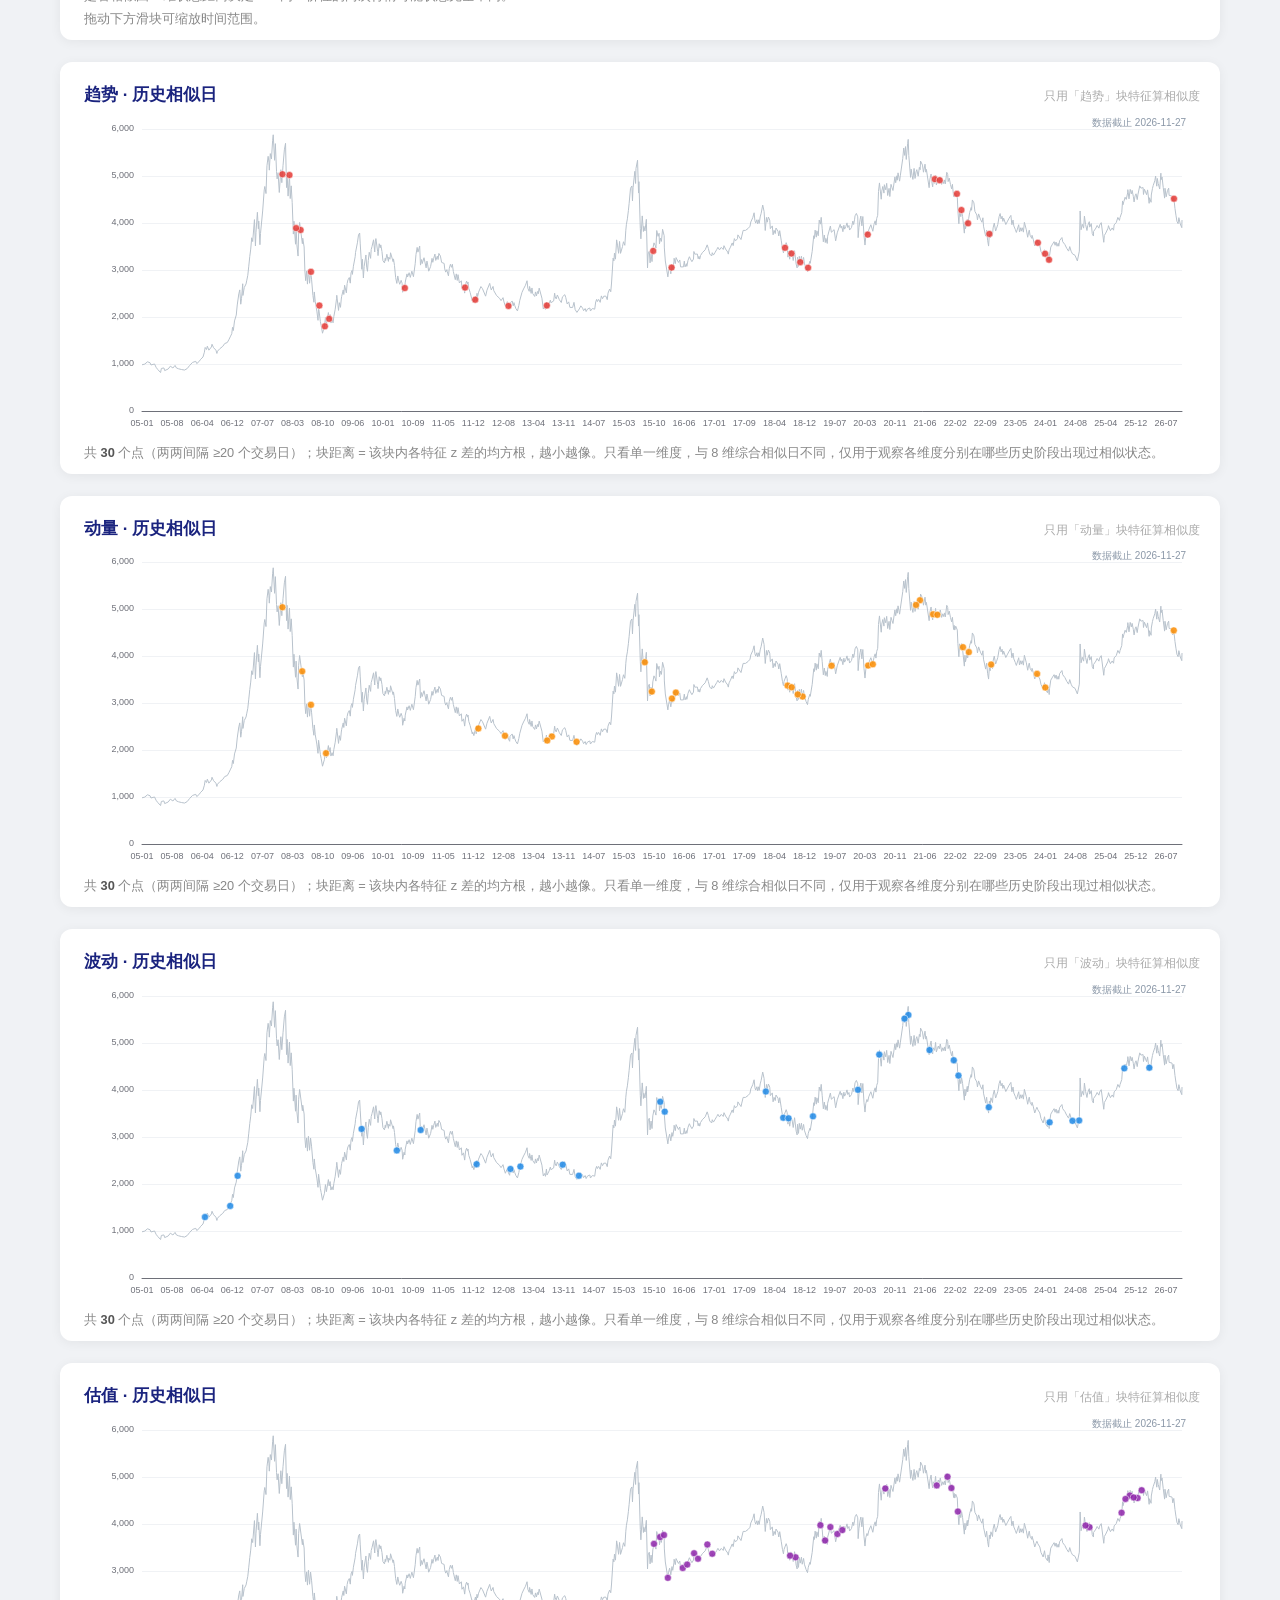
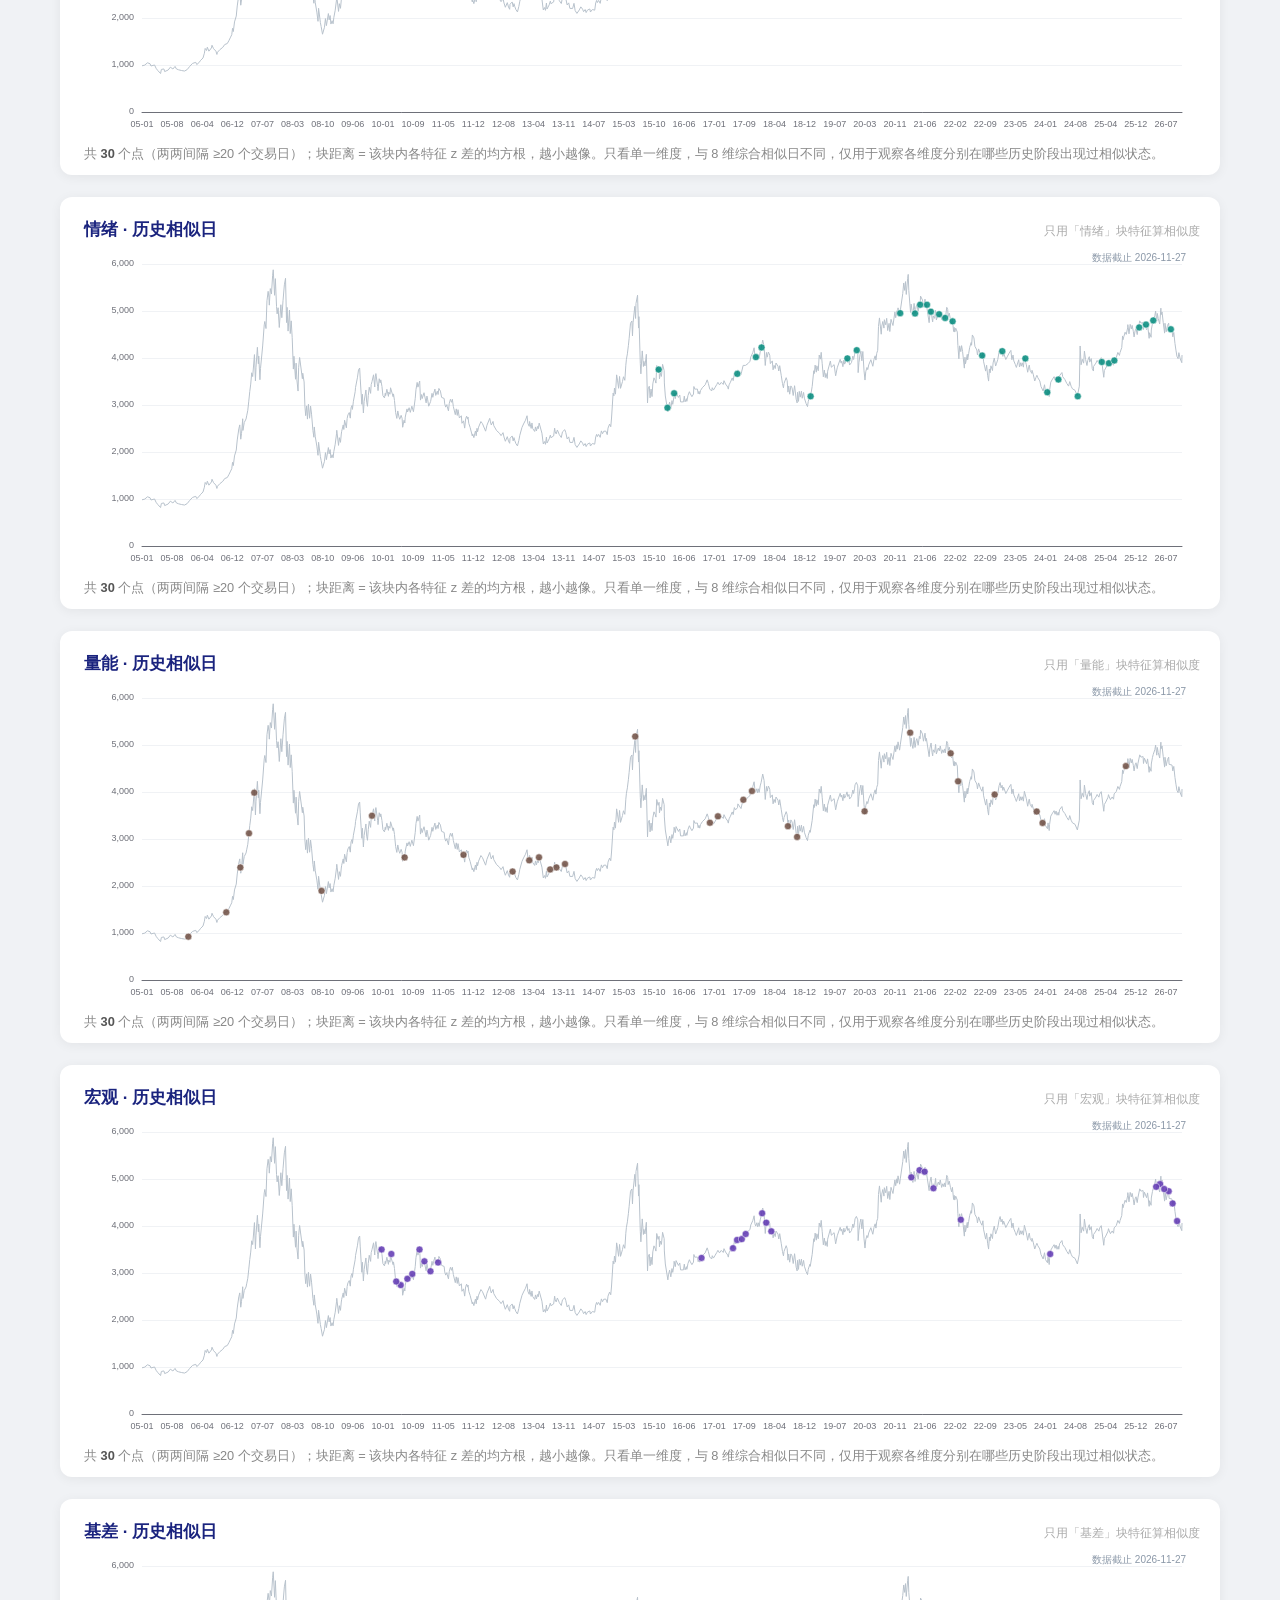
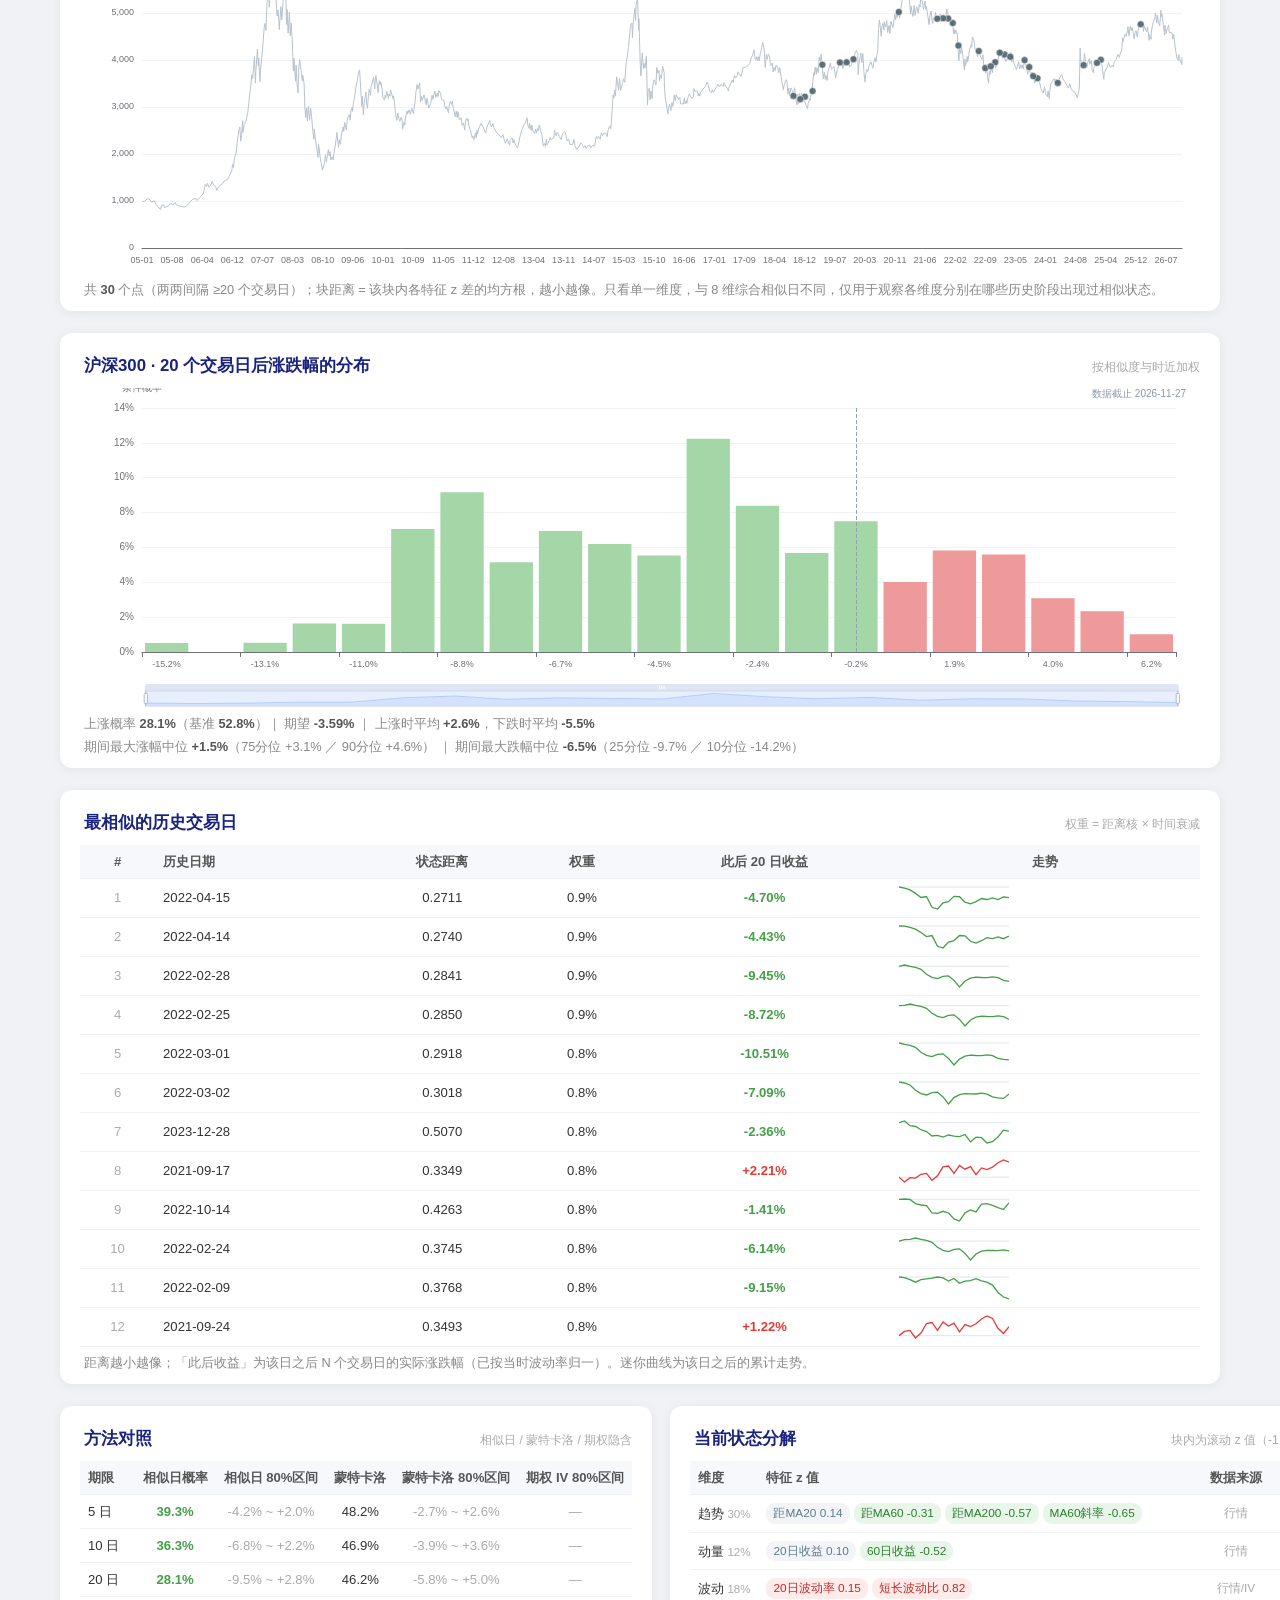
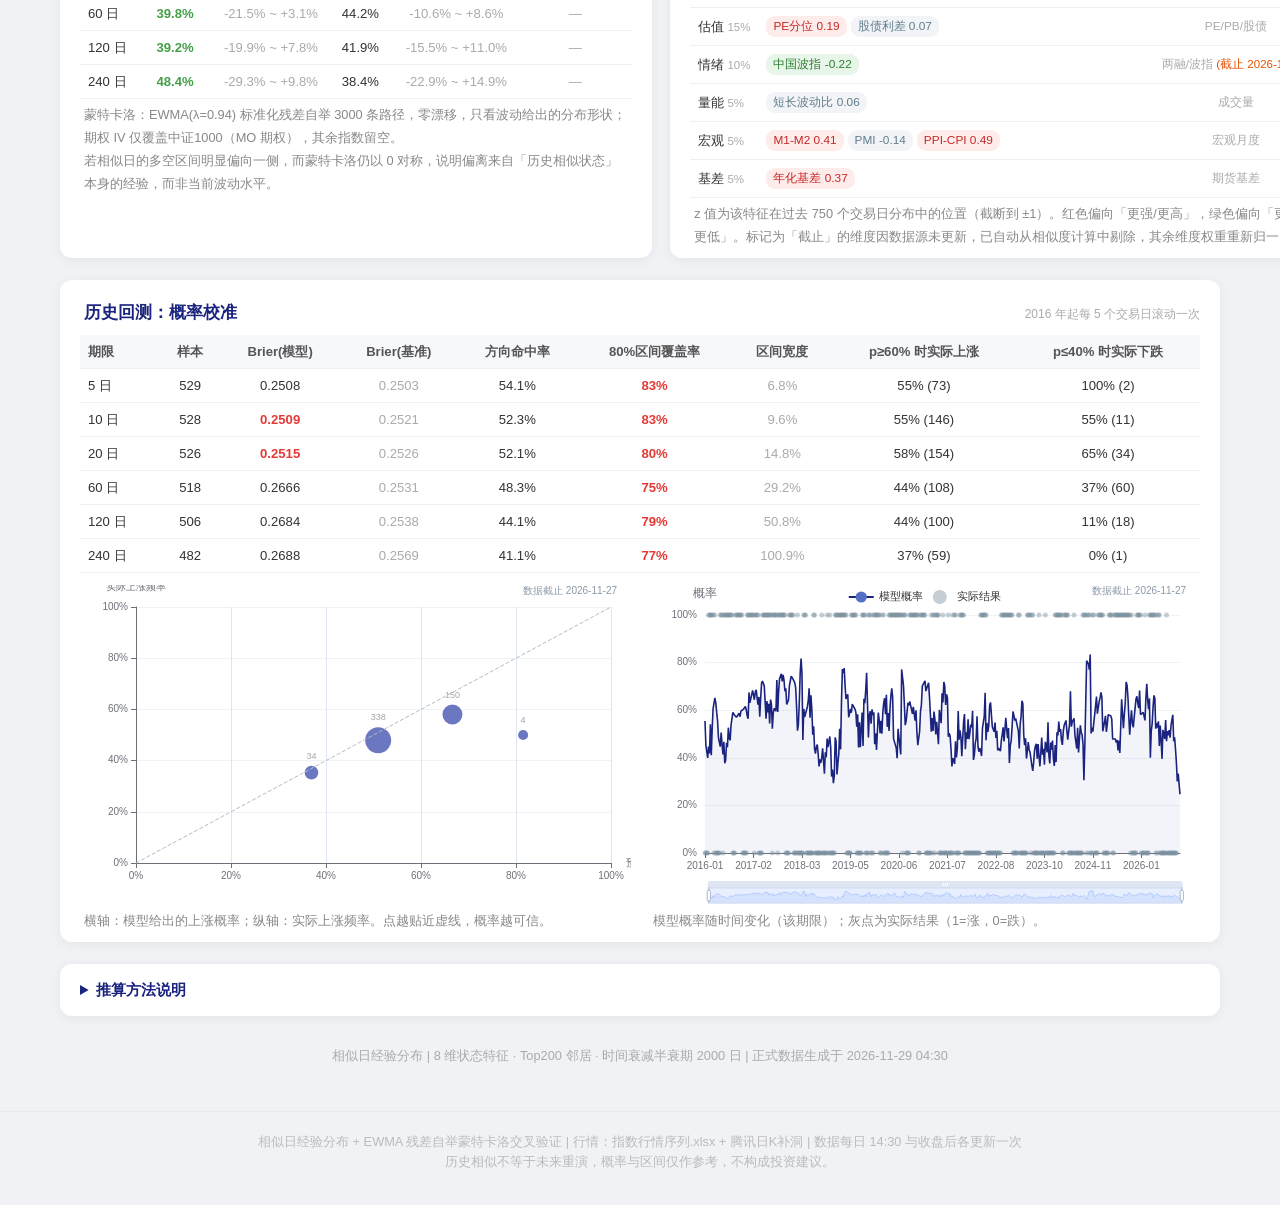
<file: 历史上的今天/analog.html>
<!DOCTYPE html>
<html lang="zh-CN">
<head>
<meta charset="UTF-8">
<meta name="viewport" content="width=device-width, initial-scale=1.0">
<title>历史上的今天 - 量化择时</title>
<link rel="stylesheet" href="../css/style.css">
<script src="../js/echarts.min.js"></script>
<style>
.ctl-row {
  display: flex; flex-wrap: wrap; gap: 10px; align-items: center;
  background: #fff; border-radius: 12px; padding: 12px 18px;
  box-shadow: 0 2px 12px rgba(0,0,0,0.06); margin-bottom: 18px;
}
.ctl-row .label { font-size: 0.82rem; color: #999; margin-right: 4px; }
.pill {
  border: 1px solid #dde1ea; background: #fff; color: #555; cursor: pointer;
  border-radius: 16px; padding: 4px 14px; font-size: 0.85rem; transition: all .15s;
}
.pill:hover { border-color: #3949ab; color: #3949ab; }
.pill.on { background: #1a237e; border-color: #1a237e; color: #fff; }
.pill .sub { font-size: 0.7rem; opacity: .7; margin-left: 3px; }
.status-bar {
  display: flex; flex-wrap: wrap; gap: 18px; align-items: center;
  font-size: 0.82rem; color: #777; padding: 0 4px 14px;
}
.status-bar .dot { display: inline-block; width: 7px; height: 7px; border-radius: 50%; background: #43a047; margin-right: 5px; }
.status-bar .dot.live { background: #e53935; animation: blink 1.2s infinite; }
@keyframes blink { 0%,100%{opacity:1} 50%{opacity:.25} }
.tag-live { background: #ffebee; color: #c62828; border-radius: 8px; padding: 1px 8px; font-size: 0.72rem; }

.kpi-grid { display: grid; grid-template-columns: repeat(auto-fit, minmax(180px, 1fr)); gap: 14px; padding-bottom: 22px; }
.kpi {
  background: #fff; border-radius: 12px; padding: 14px 16px;
  box-shadow: 0 2px 12px rgba(0,0,0,0.06); border-left: 4px solid #cfd8e3;
}
.kpi.up { border-left-color: #e53935; }
.kpi.down { border-left-color: #43a047; }
.kpi .h { font-size: 0.78rem; color: #999; display: flex; justify-content: space-between; }
.kpi .p { font-size: 1.75rem; font-weight: 700; line-height: 1.15; margin: 2px 0; }
.kpi .p.up { color: #e53935; } .kpi .p.down { color: #43a047; } .kpi .p.flat { color: #607d8b; }
.kpi .ci { font-size: 0.72rem; color: #aaa; }
.kpi .row2 { font-size: 0.78rem; color: #666; margin-top: 6px; display: flex; justify-content: space-between; }
.kpi .row2 span b { font-weight: 600; }
.kpi .bar { height: 5px; border-radius: 3px; background: #eef1f5; margin-top: 8px; overflow: hidden; }
.kpi .bar i { display: block; height: 100%; background: linear-gradient(90deg,#43a047,#e53935); }

.chart-card { margin-bottom: 22px; }
.chart-card h3 { display: flex; justify-content: space-between; align-items: baseline; }
.chart-card h3 small { font-weight: 400; color: #aaa; font-size: 0.75rem; }
.chart-container.sm { height: 320px; }
.chart-container.md { height: 420px; }

table.dt { width: 100%; border-collapse: collapse; font-size: 0.82rem; }
table.dt th, table.dt td { padding: 6px 8px; border-bottom: 1px solid #eef0f4; text-align: center; white-space: nowrap; }
table.dt th { background: #f7f8fb; color: #555; font-weight: 600; }
table.dt td.l, table.dt th.l { text-align: left; }
table.dt tr:hover td { background: #fafbfd; }
.pos { color: #e53935; font-weight: 600; }
.neg { color: #43a047; font-weight: 600; }
.muted { color: #aaa; }
.spark { width: 110px; height: 26px; display: block; }

.note { font-size: 0.8rem; color: #888; line-height: 1.8; padding: 4px 4px 0; }
.note b { color: #555; }
details.method { background: #fff; border-radius: 12px; padding: 14px 20px; box-shadow: 0 2px 12px rgba(0,0,0,0.06); margin-bottom: 22px; }
details.method summary { cursor: pointer; font-size: 0.95rem; color: #1a237e; font-weight: 600; }
details.method .body { font-size: 0.82rem; color: #666; line-height: 1.9; padding-top: 10px; }
details.method code { background: #f2f4f8; padding: 1px 5px; border-radius: 4px; color: #3949ab; }
.two-col { display: grid; grid-template-columns: 1fr 1fr; gap: 18px; }
@media (max-width: 900px) {
  .two-col { grid-template-columns: 1fr; }
  .kpi-grid { grid-template-columns: repeat(2, 1fr); }
  header .container { flex-direction: column; gap: 10px; }
  header nav a { margin: 0 8px; font-size: 0.82rem; }
}
</style>
</head>
<body>
<header>
  <div class="container">
    <h1><a href="../index.html">量化择时</a></h1>
    <nav>
      <a href="../index.html">首页</a>
      <a href="../stock_bond.html">股债性价比</a>
      <a href="../graham.html">格雷厄姆指数</a>
      <a href="../rsrs.html">RSRS择时</a>
      <a href="../earn_discount.html">吃贴水</a>
      <a href="../v6_basis.html">基差轮动</a>
      <a href="../etf_nt.html">国家队ETF</a>
      <a href="analog.html" class="active">历史上的今天</a>
    </nav>
  </div>
</header>

<main class="container">
  <div class="page-title">
    <h2>历史上的今天 · 未来涨跌的概率与空间</h2>
    <p>把今天的市场状态拆成 8 个维度，在历史中找出最相似的交易日，用它们之后的真实走势构造未来的概率分布</p>
  </div>

  <div class="status-bar" id="status-bar"></div>

  <div class="ctl-row">
    <span class="label">标的</span>
    <span id="idx-tabs"></span>
    <span class="label" style="margin-left:18px;">期限</span>
    <span id="hz-tabs"></span>
  </div>

  <div class="kpi-grid" id="kpi-grid"></div>

  <div class="chart-card">
    <h3><span id="fan-title">未来路径概率锥</span><small>浅色为 50 条历史相似路径（时间分散）</small></h3>
    <div id="chart-fan" class="chart-container md"></div>
    <div class="note" id="fan-note"></div>
  </div>

  <div class="chart-card">
    <h3><span id="map-title">历史收盘价与相似日位置</span><small>蓝点=示例路径起点，橙点=权重最高的相似日</small></h3>
    <div id="chart-map" class="chart-container sm"></div>
    <div class="note" id="map-note"></div>
  </div>

  <div id="block-maps"></div>

  <div class="chart-card">
    <h3><span id="hist-title">末段收益的条件经验分布</span><small>按相似度与时近加权</small></h3>
    <div id="chart-hist" class="chart-container sm"></div>
    <div class="note" id="hist-note"></div>
  </div>

  <div class="chart-card">
    <h3><span>最相似的历史交易日</span><small>权重 = 距离核 × 时间衰减</small></h3>
    <div id="neighbor-table" style="overflow-x:auto;"></div>
    <div class="note">距离越小越像；「此后收益」为该日之后 N 个交易日的实际涨跌幅（已按当时波动率归一）。迷你曲线为该日之后的累计走势。</div>
  </div>

  <div class="two-col">
    <div class="chart-card">
      <h3><span>方法对照</span><small>相似日 / 蒙特卡洛 / 期权隐含</small></h3>
      <div id="cross-table" style="overflow-x:auto;"></div>
      <div class="note" id="cross-note"></div>
    </div>
    <div class="chart-card">
      <h3><span>当前状态分解</span><small>块内为滚动 z 值（-1 ~ +1）</small></h3>
      <div id="block-table" style="overflow-x:auto;"></div>
      <div class="note" id="block-note"></div>
    </div>
  </div>

  <div class="chart-card">
    <h3><span>历史回测：概率校准</span><small>2016 年起每 5 个交易日滚动一次</small></h3>
    <div id="metrics-table" style="overflow-x:auto;margin-bottom:12px;"></div>
    <div class="two-col">
      <div>
        <div id="chart-calib" class="chart-container sm"></div>
        <div class="note">横轴：模型给出的上涨概率；纵轴：实际上涨频率。点越贴近虚线，概率越可信。</div>
      </div>
      <div>
        <div id="chart-bt" class="chart-container sm"></div>
        <div class="note">模型概率随时间变化（该期限）；灰点为实际结果（1=涨，0=跌）。</div>
      </div>
    </div>
  </div>

  <details class="method">
    <summary>推算方法说明</summary>
    <div class="body" id="method-body"></div>
  </details>

  <div id="data-source" class="data-source"></div>
</main>

<footer>
  <p>相似日经验分布 + EWMA 残差自举蒙特卡洛交叉验证 | 行情：指数行情序列.xlsx + 腾讯日K补洞 | 数据每日 14:30 与收盘后各更新一次</p>
  <p>历史相似不等于未来重演，概率与区间仅作参考，不构成投资建议。</p>
</footer>

<script src="analog_data.js"></script>
<script src="analog_snapshots.js" onerror="void(0)"></script>
<script src="analog.js"></script>
</body>
</html>
</file>
<file: css/style.css>
* {
    margin: 0;
    padding: 0;
    box-sizing: border-box;
}

body {
    font-family: -apple-system, BlinkMacSystemFont, "Segoe UI", "PingFang SC", "Microsoft YaHei", sans-serif;
    background: #f0f2f5;
    color: #333;
    line-height: 1.6;
}

.container {
    max-width: 1200px;
    margin: 0 auto;
    padding: 20px;
}

/* Header & Navigation */
header {
    background: linear-gradient(135deg, #1a237e 0%, #283593 50%, #3949ab 100%);
    color: #fff;
    padding: 20px 0;
    box-shadow: 0 2px 8px rgba(0,0,0,0.15);
}

header .container {
    display: flex;
    justify-content: space-between;
    align-items: center;
}

header h1 {
    font-size: 1.4rem;
    font-weight: 600;
}

header h1 a {
    color: #fff;
    text-decoration: none;
}

header nav a {
    color: rgba(255,255,255,0.8);
    text-decoration: none;
    margin-left: 20px;
    font-size: 0.95rem;
    padding: 4px 0;
    border-bottom: 2px solid transparent;
    transition: color 0.2s, border-color 0.2s;
}

header nav a:hover,
header nav a.active {
    color: #fff;
    border-bottom-color: #fff;
}

/* Homepage hero */
.hero {
    text-align: center;
    padding: 60px 0 40px;
}

.hero h2 {
    font-size: 2rem;
    color: #1a237e;
    margin-bottom: 12px;
}

.hero p {
    font-size: 1.05rem;
    color: #666;
    max-width: 600px;
    margin: 0 auto 40px;
}

/* Homepage cards */
.cards {
    display: grid;
    grid-template-columns: repeat(auto-fit, minmax(300px, 1fr));
    gap: 24px;
    padding-bottom: 40px;
}

.card {
    background: #fff;
    border-radius: 12px;
    padding: 36px 32px;
    text-decoration: none;
    color: inherit;
    box-shadow: 0 2px 12px rgba(0,0,0,0.06);
    transition: transform 0.2s, box-shadow 0.2s;
}

.card:hover {
    transform: translateY(-4px);
    box-shadow: 0 6px 24px rgba(0,0,0,0.1);
}

.card .icon {
    font-size: 2.5rem;
    margin-bottom: 16px;
}

.card h3 {
    font-size: 1.2rem;
    color: #1a237e;
    margin-bottom: 8px;
}

.card p {
    color: #888;
    font-size: 0.9rem;
}

.card .badge {
    display: inline-block;
    margin-top: 10px;
    padding: 3px 10px;
    font-size: 0.75rem;
    border-radius: 10px;
    background: #e8eaf6;
    color: #3949ab;
}

/* Page title */
.page-title {
    padding: 24px 0 20px;
}

.page-title h2 {
    font-size: 1.5rem;
    color: #1a237e;
}

.page-title p {
    color: #888;
    margin-top: 4px;
    font-size: 0.9rem;
}

/* Charts - single column (per 指令1_1) */
.charts-grid {
    display: flex;
    flex-direction: column;
    gap: 24px;
    padding-bottom: 40px;
}

.chart-card {
    background: #fff;
    border-radius: 12px;
    padding: 20px 20px 10px;
    box-shadow: 0 2px 12px rgba(0,0,0,0.06);
}

.chart-card h3 {
    font-size: 1.05rem;
    color: #1a237e;
    margin-bottom: 8px;
    padding-left: 4px;
}

.chart-container {
    width: 100%;
    height: 480px;
}

/* Data source & update info */
.data-source {
    text-align: center;
    color: #aaa;
    font-size: 0.8rem;
    padding: 8px 0 24px;
}

.update-info {
    text-align: center;
    color: #aaa;
    font-size: 0.85rem;
    padding-bottom: 20px;
}

.update-info code {
    background: #e8e8e8;
    padding: 2px 8px;
    border-radius: 4px;
    font-size: 0.85rem;
}

/* Error */
.error {
    text-align: center;
    padding: 60px 20px;
    color: #c62828;
    font-size: 1rem;
}

/* Footer */
footer {
    text-align: center;
    color: #bbb;
    font-size: 0.8rem;
    padding: 20px 0 32px;
    border-top: 1px solid #e8e8e8;
}

@media (max-width: 760px) {
    .container {
        padding: 14px;
    }

    header .container {
        align-items: flex-start;
        flex-direction: column;
        gap: 10px;
    }

    header nav {
        display: flex;
        flex-wrap: wrap;
        gap: 2px 12px;
    }

    header nav a {
        margin-left: 0;
        font-size: 0.82rem;
    }

    .hero {
        padding: 36px 0 24px;
    }

    .hero h2 {
        font-size: 1.55rem;
    }

    .page-title {
        padding: 18px 0 14px;
    }

    .cards {
        grid-template-columns: 1fr;
    }
}
</file>
